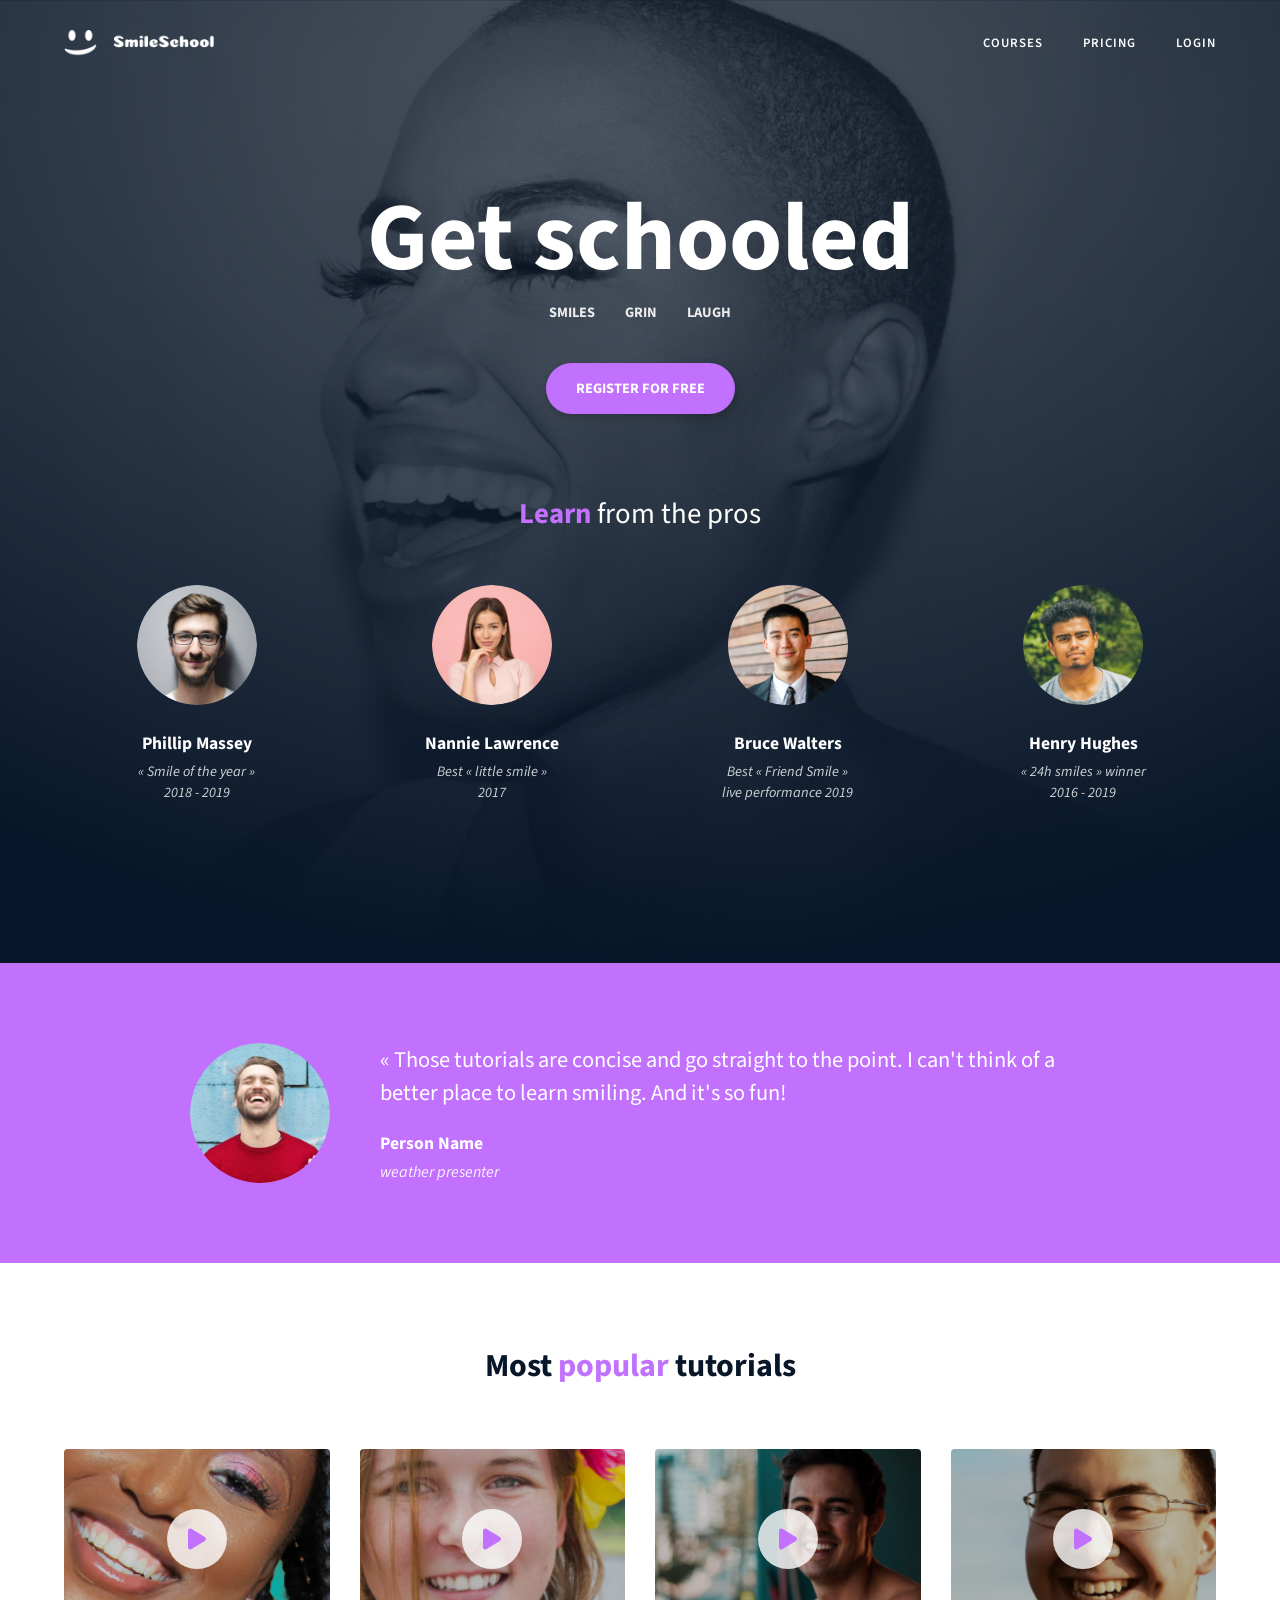
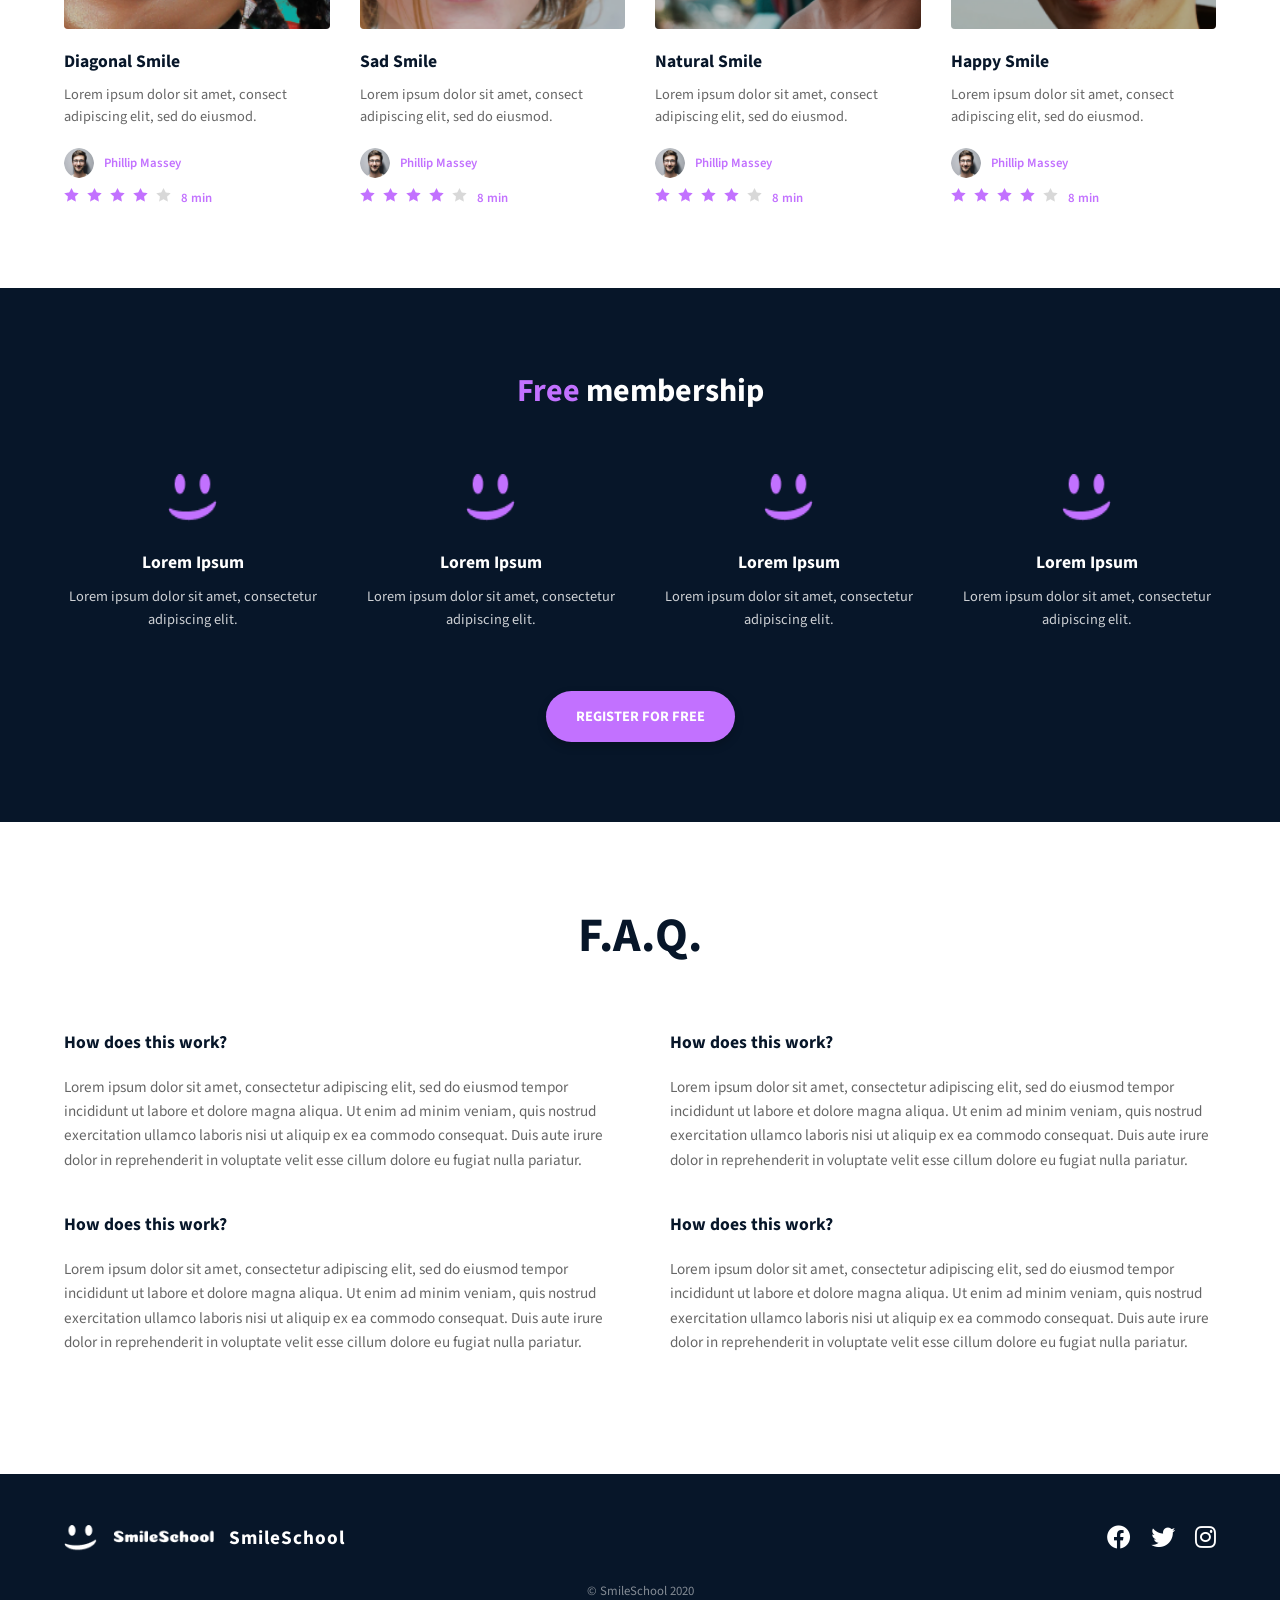
<file: css_advanced/index.html>
<!DOCTYPE html>
<html lang="en">
<head>
    <meta charset="UTF-8">
    <meta name="viewport" content="width=device-width, initial-scale=1.0">
    <title>SmileSchool</title>
    <link rel="shortcut icon" href="./image/smile.png" type="image/x-icon">
    <link href="https://cdnjs.cloudflare.com/ajax/libs/font-awesome/6.0.0/css/all.min.css" rel="stylesheet">
    <link href="https://fonts.googleapis.com/css2?family=Source+Sans+Pro:wght@300;400;600;700&display=swap" rel="stylesheet">
    <link rel="stylesheet" href="styles.css">
</head>
<body>

    <header>
        <div class="container">
            <nav>
                <div class="logo-area">
                    <img src="./image/logo.png" alt="SmileSchool" class="logo-img">
                </div>
                <div class="nav-links">
                        <a href="#">COURSES</a>
                        <a href="#">PRICING</a>
                        <a href="#">LOGIN</a>
                </div>
            </nav>

            <div class="hero-content">
                <h1 class="hero-title">Get schooled</h1>
                <div class="hero-subtitle">
                        <span>SMILES</span>
                        <span>GRIN</span>
                        <span>LAUGH</span>
                </div>
                <button class="btn">REGISTER FOR FREE</button>

                <div class="pros-title">
                    <span>Learn</span> from the pros
                </div>

                <div class="pros-grid">
                    <div class="pro-card">
                        <img src="./image/1.png" alt="Pro">
                        <div class="pro-name">Phillip Massey</div>
                        <div class="pro-role">« Smile of the year »<br>2018 - 2019</div>
                    </div>
                    <div class="pro-card">
                        <img src="./image/3.png" alt="Pro">
                        <div class="pro-name">Nannie Lawrence</div>
                        <div class="pro-role">Best « little smile »<br>2017</div>
                    </div>
                    <div class="pro-card">
                        <img src="./image/2.png" alt="Pro">
                        <div class="pro-name">Bruce Walters</div>
                        <div class="pro-role">Best « Friend Smile »<br>live performance 2019</div>
                    </div>
                    <div class="pro-card">
                        <img src="./image/4.png" alt="Pro">
                        <div class="pro-name">Henry Hughes</div>
                        <div class="pro-role">« 24h smiles » winner<br>2016 - 2019</div>
                    </div>
                </div>
            </div>
        </div>
    </header>

    <main>
        <section class="quote-section">
            <div class="container">
                <div class="quote-container">
                    <img src="./image/5.png" alt="Avatar" class="quote-img">
                    <div class="quote-content">
                        <p class="quote-text">« Those tutorials are concise and go straight to the point. I can't think of a better place to learn smiling. And it's so fun!</p>
                        <div class="quote-author">Person Name</div>
                        <div class="quote-role">weather presenter</div>
                    </div>
                </div>
            </div>
        </section>

        <section class="videos-section">
            <div class="container">
                <h2 class="section-title">Most <span>popular</span> tutorials</h2>
                
                <div class="videos-grid">
                    <div class="video-card">
                        <div class="thumbnail-wrapper">
                            <img src="./image/9.png" alt="Video" class="thumbnail-img">
                            <div class="play-overlay">
                                <div class="play-icon">
                                    <i class="fas fa-play"></i>
                                </div>
                            </div>
                        </div>
                        <h3 class="video-title">Diagonal Smile</h3>
                        <p class="video-desc">Lorem ipsum dolor sit amet, consect adipiscing elit, sed do eiusmod.</p>
                        <div class="video-meta">
                            <div class="author-info">
                                <img src="./image/1.png" alt="Author" class="author-avatar">
                                <span class="author-name">Phillip Massey</span>
                            </div>
                            <div class="rating">
                                <div class="stars">
                                        <img src="./image/rating.png" alt="">
                                </div>
                                <span class="duration">8 min</span>
                            </div>
                        </div>
                    </div>

                    <div class="video-card">
                        <div class="thumbnail-wrapper">
                            <img src="./image/7.png" alt="Video" class="thumbnail-img">
                            <div class="play-overlay">
                                <div class="play-icon">
                                    <i class="fas fa-play"></i>
                                </div>
                            </div>
                        </div>
                        <h3 class="video-title">Sad Smile</h3>
                        <p class="video-desc">Lorem ipsum dolor sit amet, consect adipiscing elit, sed do eiusmod.</p>
                        <div class="video-meta">
                            <div class="author-info">
                                <img src="./image/1.png" alt="Author" class="author-avatar">
                                <span class="author-name">Phillip Massey</span>
                            </div>
                            <div class="rating">
                                <div class="stars">
                                        <img src="./image/rating.png" alt="">
                                </div>
                                <span class="duration">8 min</span>
                            </div>
                        </div>
                    </div>

                    <div class="video-card">
                        <div class="thumbnail-wrapper">
                            <img src="./image/8.png" alt="Video" class="thumbnail-img">
                            <div class="play-overlay">
                                <div class="play-icon">
                                    <i class="fas fa-play"></i>
                                </div>
                            </div>
                        </div>
                        <h3 class="video-title">Natural Smile</h3>
                        <p class="video-desc">Lorem ipsum dolor sit amet, consect adipiscing elit, sed do eiusmod.</p>
                        <div class="video-meta">
                            <div class="author-info">
                                <img src="./image/1.png" alt="Author" class="author-avatar">
                                <span class="author-name">Phillip Massey</span>
                            </div>
                            <div class="rating">
                                <div class="stars">
                                        <img src="./image/rating.png" alt="">
                                </div>
                                <span class="duration">8 min</span>
                            </div>
                        </div>
                    </div>

                    <div class="video-card">
                        <div class="thumbnail-wrapper">
                            <img src="./image/6.png" alt="Video" class="thumbnail-img">
                            <div class="play-overlay">
                                <div class="play-icon">
                                    <i class="fas fa-play"></i>
                                </div>
                            </div>
                        </div>
                        <h3 class="video-title">Happy Smile</h3>
                        <p class="video-desc">Lorem ipsum dolor sit amet, consect adipiscing elit, sed do eiusmod.</p>
                        <div class="video-meta">
                            <div class="author-info">
                                <img src="./image/1.png" alt="Author" class="author-avatar">
                                <span class="author-name">Phillip Massey</span>
                            </div>
                            <div class="rating">
                                <div class="stars">
                                        <img src="./image/rating.png" alt="">
                                </div>
                                <span class="duration">8 min</span>
                            </div>
                        </div>
                    </div>
                </div>
            </div>
        </section>

        <section class="membership-section">
            <div class="container">
                <h2 class="section-title" style="color: white;"><span>Free</span> membership</h2>
                
                <div class="membership-grid">
                    <div class="member-item">
                        <img src="./image/smile.png" alt="Smile">
                        <h4 class="member-title">Lorem Ipsum</h4>
                        <p class="member-desc">Lorem ipsum dolor sit amet, consectetur adipiscing elit.</p>
                    </div>
                    <div class="member-item">
                        <img src="./image/smile.png" alt="Smile">
                        <h4 class="member-title">Lorem Ipsum</h4>
                        <p class="member-desc">Lorem ipsum dolor sit amet, consectetur adipiscing elit.</p>
                    </div>
                    <div class="member-item">
                        <img src="./image/smile.png" alt="Smile">
                        <h4 class="member-title">Lorem Ipsum</h4>
                        <p class="member-desc">Lorem ipsum dolor sit amet, consectetur adipiscing elit.</p>
                    </div>
                    <div class="member-item">
                        <img src="./image/smile.png" alt="Smile">
                        <h4 class="member-title">Lorem Ipsum</h4>
                        <p class="member-desc">Lorem ipsum dolor sit amet, consectetur adipiscing elit.</p>
                    </div>
                </div>

                <button class="btn">REGISTER FOR FREE</button>
            </div>
        </section>

        <section class="faq-section">
            <div class="container">
                <h2 class="faq-title">F.A.Q.</h2>

                <div class="faq-grid">
                    <div class="col">
                        <div class="faq-item">
                            <div class="faq-q">How does this work?</div>
                            <div class="faq-a">Lorem ipsum dolor sit amet, consectetur adipiscing elit, sed do eiusmod tempor incididunt ut labore et dolore magna aliqua. Ut enim ad minim veniam, quis nostrud exercitation ullamco laboris nisi ut aliquip ex ea commodo consequat. Duis aute irure dolor in reprehenderit in voluptate velit esse cillum dolore eu fugiat nulla pariatur.</div>
                        </div>
                        <div class="faq-item">
                            <div class="faq-q">How does this work?</div>
                            <div class="faq-a">Lorem ipsum dolor sit amet, consectetur adipiscing elit, sed do eiusmod tempor incididunt ut labore et dolore magna aliqua. Ut enim ad minim veniam, quis nostrud exercitation ullamco laboris nisi ut aliquip ex ea commodo consequat. Duis aute irure dolor in reprehenderit in voluptate velit esse cillum dolore eu fugiat nulla pariatur.</div>
                        </div>
                    </div>
                    <div class="col">
                        <div class="faq-item">
                            <div class="faq-q">How does this work?</div>
                            <div class="faq-a">Lorem ipsum dolor sit amet, consectetur adipiscing elit, sed do eiusmod tempor incididunt ut labore et dolore magna aliqua. Ut enim ad minim veniam, quis nostrud exercitation ullamco laboris nisi ut aliquip ex ea commodo consequat. Duis aute irure dolor in reprehenderit in voluptate velit esse cillum dolore eu fugiat nulla pariatur.</div>
                        </div>
                        <div class="faq-item">
                            <div class="faq-q">How does this work?</div>
                            <div class="faq-a">Lorem ipsum dolor sit amet, consectetur adipiscing elit, sed do eiusmod tempor incididunt ut labore et dolore magna aliqua. Ut enim ad minim veniam, quis nostrud exercitation ullamco laboris nisi ut aliquip ex ea commodo consequat. Duis aute irure dolor in reprehenderit in voluptate velit esse cillum dolore eu fugiat nulla pariatur.</div>
                        </div>
                    </div>
                </div>
            </div>
        </section>
    </main>

    <footer>
        <div class="container">
            <div class="footer-content">
                <div class="logo-area">
                    <img src="./image/logo.png" alt="SmileSchool" class="logo-img">
                    <span class="logo-text">SmileSchool</span>
                </div>
                <div class="social-icons">
                    <a href="#"><i class="fab fa-facebook"></i></a>
                    <a href="#"><i class="fab fa-twitter"></i></a>
                    <a href="#"><i class="fab fa-instagram"></i></a>
                </div>
            </div>
            <div class="copyright">&copy; SmileSchool 2020</div>
        </div>
    </footer>

</body>
</html>
</file>
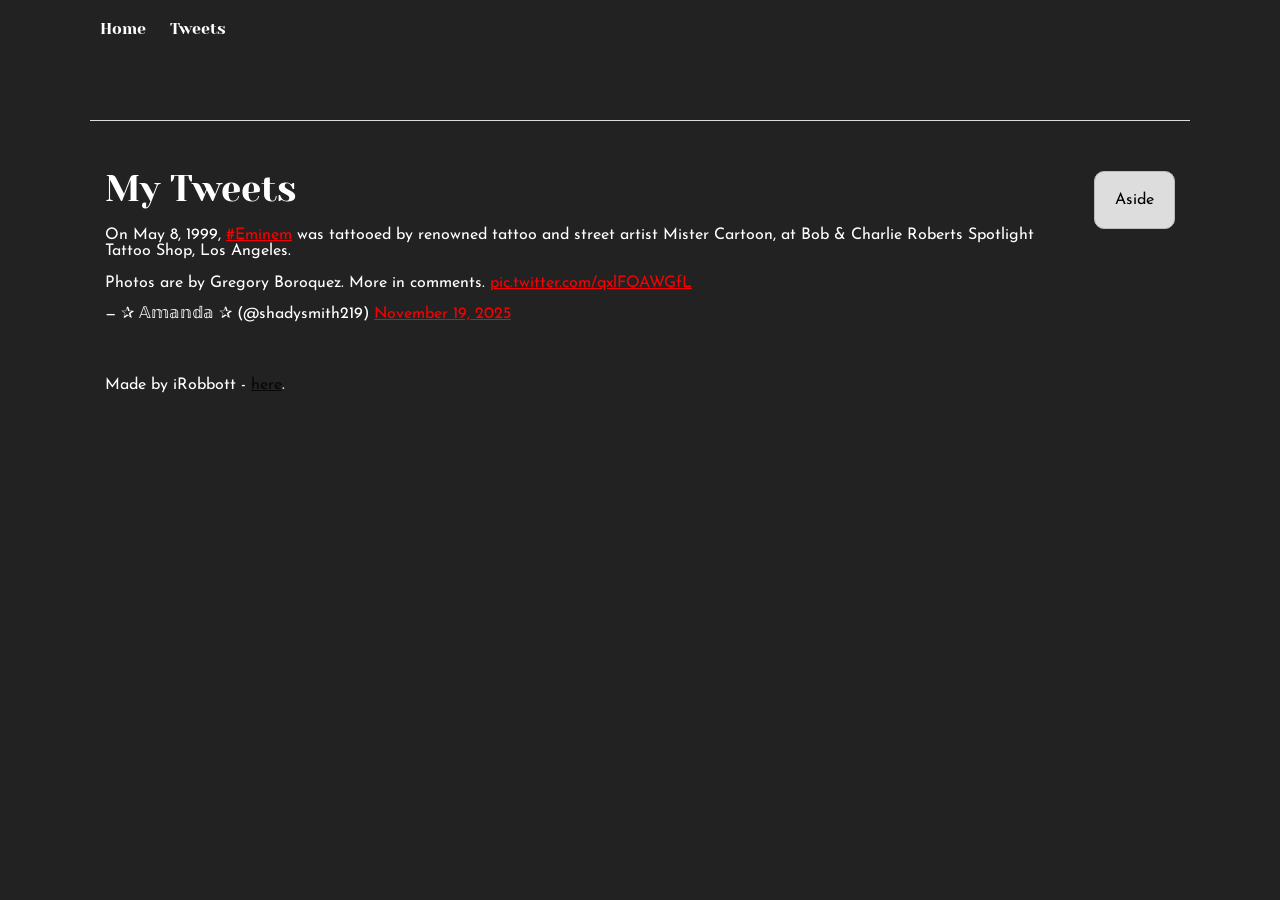
<file: css_basic/tweets.html>
<!DOCTYPE html>
<html lang="en">
<head>
  <meta charset="UTF-8">
  <meta name="viewport" content="width=device-width, initial-scale=1.0">
  <title>Tweets - My Cool Website</title>
  <link href="base.css" rel="stylesheet">
  <link href="styles.css" rel="stylesheet">
</head>
<body>
  <header>
    <ul>
      <li><a href="index.html">Home</a></li>
      <li><a href="tweets.html">Tweets</a></li>
    </ul>
  </header>
  <main>
    <article>
      <h1>My Tweets</h1>
      <blockquote class="twitter-tweet"><p lang="en" dir="ltr">On May 8, 1999, <a href="https://twitter.com/hashtag/Eminem?src=hash&amp;ref_src=twsrc%5Etfw">#Eminem</a> was tattooed by renowned tattoo and street artist Mister Cartoon, at Bob &amp; Charlie Roberts Spotlight Tattoo Shop, Los Angeles. <br><br>Photos are by Gregory Boroquez. More in comments. <a href="https://t.co/qxlFOAWGfL">pic.twitter.com/qxlFOAWGfL</a></p>&mdash; ✰ 𝔸𝕞𝕒𝕟𝕕𝕒 ✰ (@shadysmith219) <a href="https://twitter.com/shadysmith219/status/1991293407315038651?ref_src=twsrc%5Etfw">November 19, 2025</a></blockquote> <script async src="https://platform.twitter.com/widgets.js" charset="utf-8"></script>
    </article>
    <aside>
      <p>Aside</p>
    </aside>
  </main>
  <footer><p>Made by iRobbott - <a href="https://irobbott.github.io" target="_blank">here</a>.</p></footer>
</body>
</html>
</file>
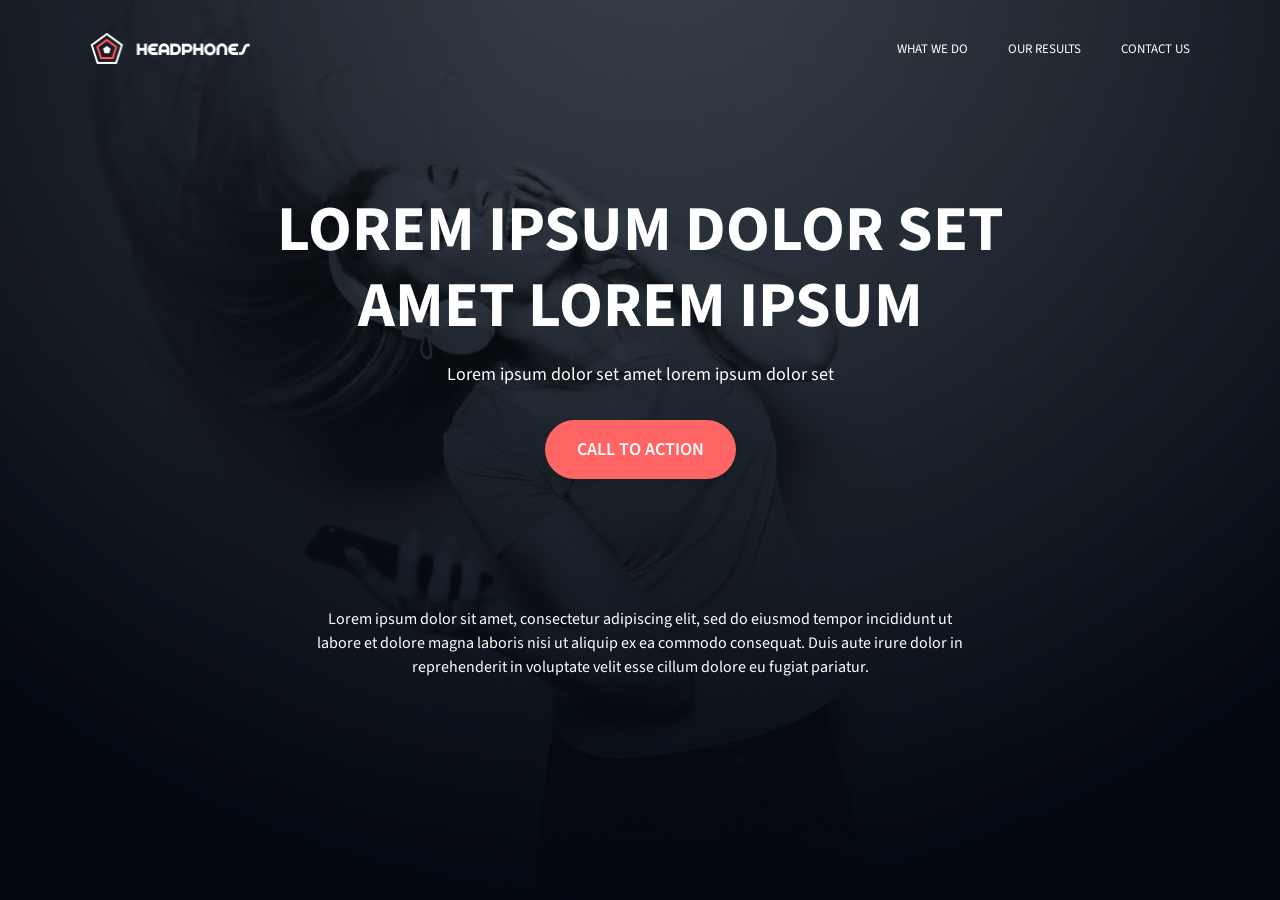
<file: headphones/0-index.html>
<!DOCTYPE html>
<html lang="en">
<head>
    <meta charset="UTF-8">
    <meta name="viewport" content="width=device-width, initial-scale=1.0">
    <title>Headphones</title>
    <link rel="icon" type="image/png" href="images/favicon.png">
    <link rel="stylesheet" href="0-styles.css">
</head>
<body>

        <header class="hero-section">
                <div class="container">
                        <nav class="header-nav">
                                <input type="checkbox" id="menu-btn" class="menu-btn">
                                <label for="menu-btn" class="menu-icon">
                                <span class="navicon"></span>
                                </label>
                                
                                <div class="header-logo">
                                <img src="images/logo_headphones.png" alt="Headphones Logo" width="160">
                                </div>
                                
                                <ul class="nav-menu">
                                <li><a href="#what-we-do">what we do</a></li>
                                <li><a href="#our-results">our results</a></li>
                                <li><a href="#contact-us">contact us</a></li>
                                </ul>
                        </nav>

                        <div class="hero-content">
                                <h1>Lorem ipsum dolor set amet lorem ipsum</h1>
                                <p>Lorem ipsum dolor set amet lorem ipsum dolor set</p>
                                <a href="#" class="btn btn-primary">CALL TO ACTION</a>
                        </div>
                        
                        <div class="hero-bottom-text">
                                <p>Lorem ipsum dolor sit amet, consectetur adipiscing elit, sed do eiusmod tempor incididunt ut labore et dolore magna laboris nisi ut aliquip ex ea commodo consequat. Duis aute irure dolor in reprehenderit in voluptate velit esse cillum dolore eu fugiat pariatur.</p>
                        </div>
                </div>
        </header>

        <main>
        </main>

        <footer>
        </footer>

</body>
</html>
</file>
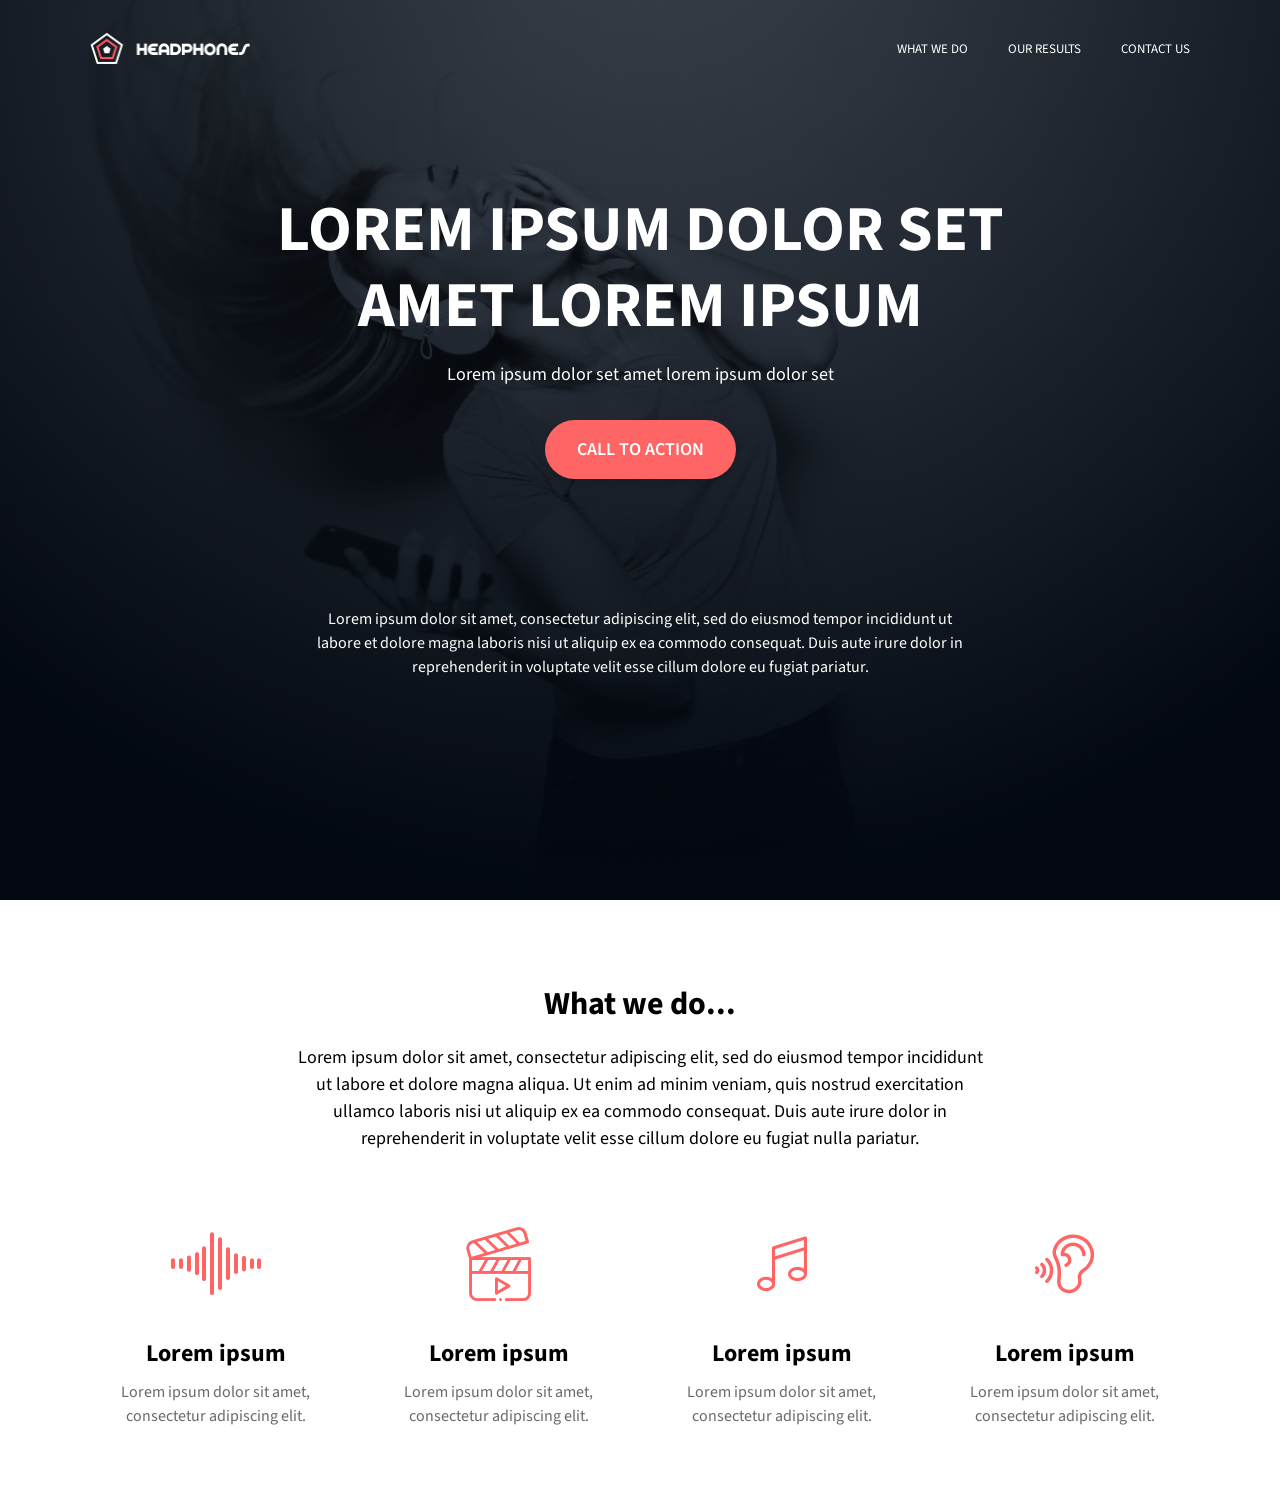
<file: headphones/1-index.html>
<!DOCTYPE html>
<html lang="en">
<head>
    <meta charset="UTF-8">
    <meta name="viewport" content="width=device-width, initial-scale=1.0">
    <title>Headphones</title>
    <link rel="icon" type="image/png" href="images/favicon.png">
    <link rel="stylesheet" href="1-styles.css">
    <link rel="stylesheet" href="./icons/style.css">
</head>
<body>

        <header class="hero-section">
                <div class="container">
                        <nav class="header-nav">
                                <input type="checkbox" id="menu-btn" class="menu-btn">
                                <label for="menu-btn" class="menu-icon">
                                <span class="navicon"></span>
                                </label>
                                
                                <div class="header-logo">
                                <img src="images/logo_headphones.png" alt="Headphones Logo" width="160">
                                </div>
                                
                                <ul class="nav-menu">
                                <li><a href="#what-we-do">what we do</a></li>
                                <li><a href="#our-results">our results</a></li>
                                <li><a href="#contact-us">contact us</a></li>
                                </ul>
                        </nav>

                        <div class="hero-content">
                                <h1>Lorem ipsum dolor set amet lorem ipsum</h1>
                                <p>Lorem ipsum dolor set amet lorem ipsum dolor set</p>
                                <a href="#" class="btn btn-primary">CALL TO ACTION</a>
                        </div>
                        
                        <div class="hero-bottom-text">
                                <p>Lorem ipsum dolor sit amet, consectetur adipiscing elit, sed do eiusmod tempor incididunt ut labore et dolore magna laboris nisi ut aliquip ex ea commodo consequat. Duis aute irure dolor in reprehenderit in voluptate velit esse cillum dolore eu fugiat pariatur.</p>
                        </div>
                </div>
        </header>

        <main>
                <section id="what-we-do" class="section-what-we-do">
                        <div class="container">
                                <header class="section-header">
                                <h2>What we do...</h2>
                                <p>Lorem ipsum dolor sit amet, consectetur adipiscing elit, sed do eiusmod tempor incididunt ut labore et dolore magna aliqua. Ut enim ad minim veniam, quis nostrud exercitation ullamco laboris nisi ut aliquip ex ea commodo consequat. Duis aute irure dolor in reprehenderit in voluptate velit esse cillum dolore eu fugiat nulla pariatur.</p>
                                </header>
                                <div class="row">
                                <div class="col-4 feature-item">
                                        <i class="holberton_school-icon-ic_sound"></i>
                                        <h3>Lorem ipsum</h3>
                                        <p>Lorem ipsum dolor sit amet, consectetur adipiscing elit.</p>
                                </div>
                                <div class="col-4 feature-item">
                                        <i class="holberton_school-icon-ic_video"></i>
                                        <h3>Lorem ipsum</h3>
                                        <p>Lorem ipsum dolor sit amet, consectetur adipiscing elit.</p>
                                </div>
                                <div class="col-4 feature-item">
                                        <i class="holberton_school-icon-ic_music"></i>
                                        <h3>Lorem ipsum</h3>
                                        <p>Lorem ipsum dolor sit amet, consectetur adipiscing elit.</p>
                                </div>
                                <div class="col-4 feature-item">
                                        <i class="holberton_school-icon-ic_hearing"></i>
                                        <h3>Lorem ipsum</h3>
                                        <p>Lorem ipsum dolor sit amet, consectetur adipiscing elit.</p>
                                </div>
                                </div>
                        </div>
                </section>
        </main>

        <footer>
        </footer>

</body>
</html>
</file>
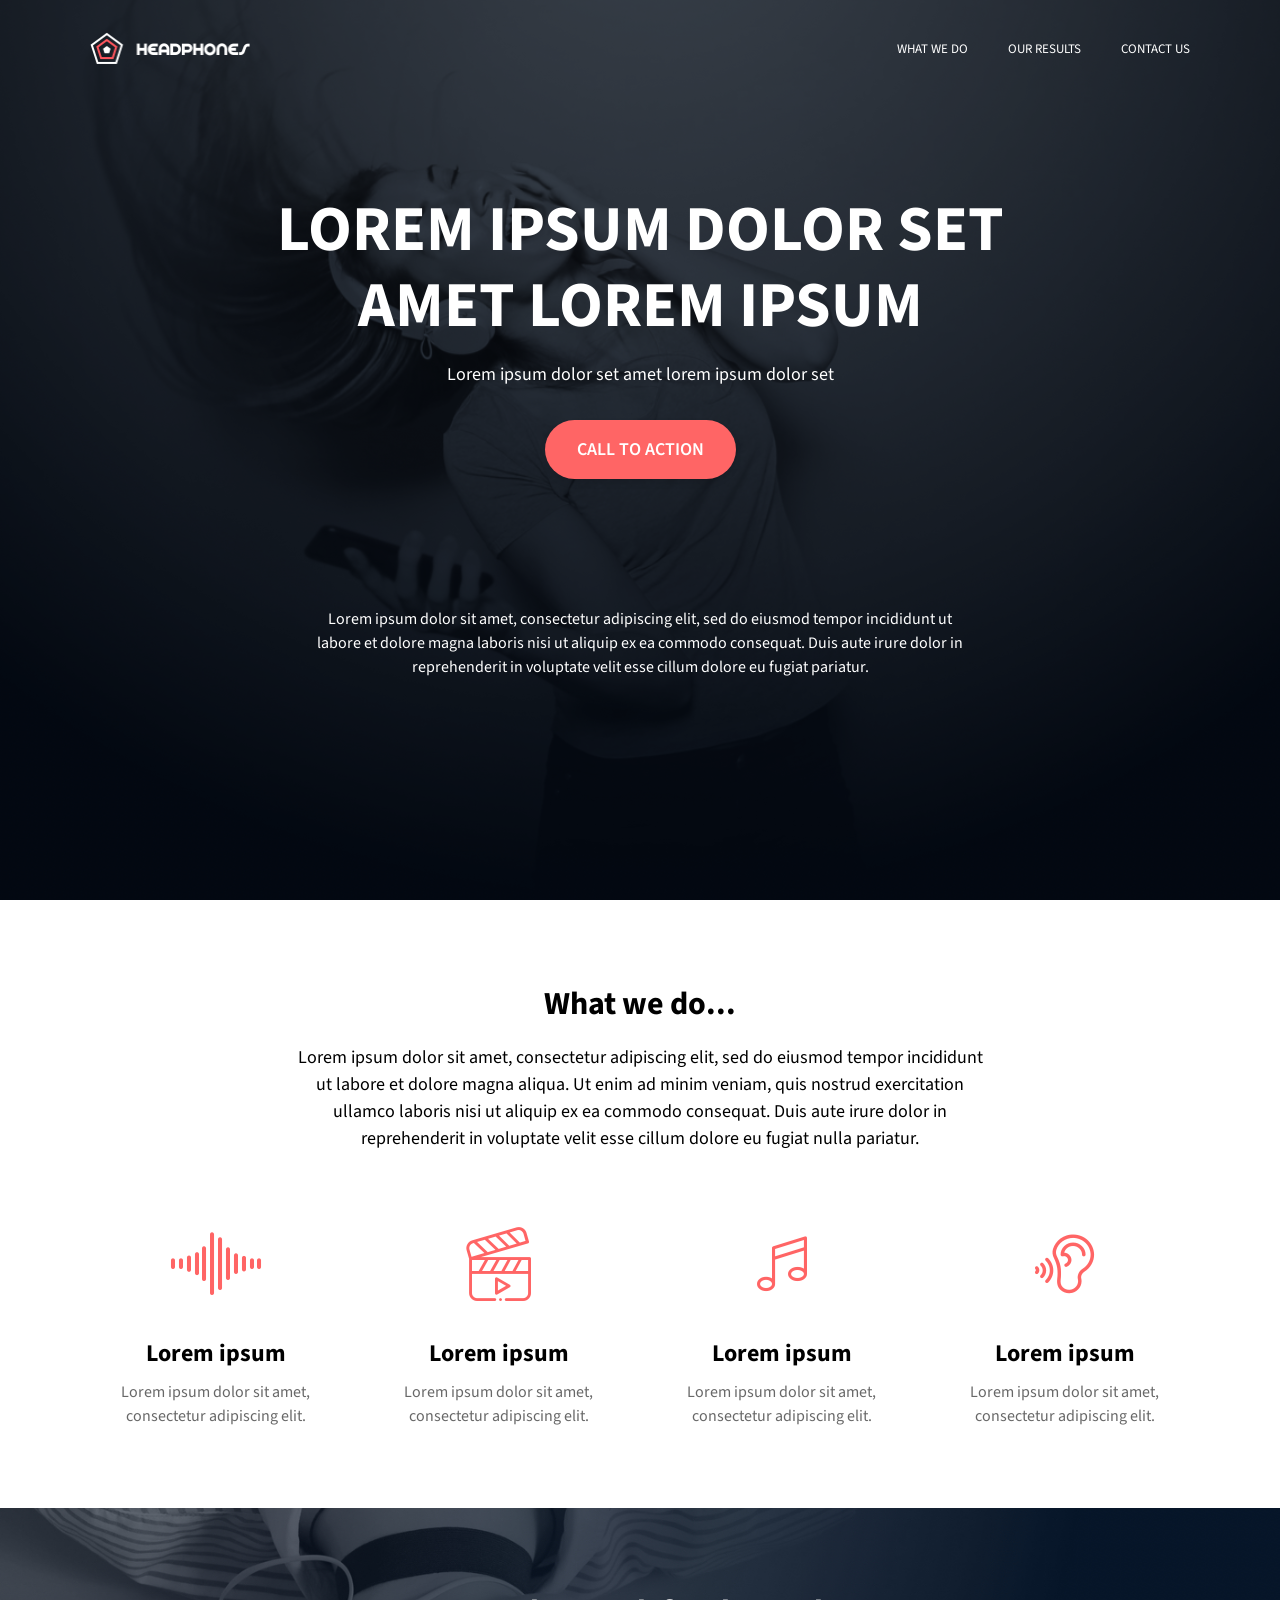
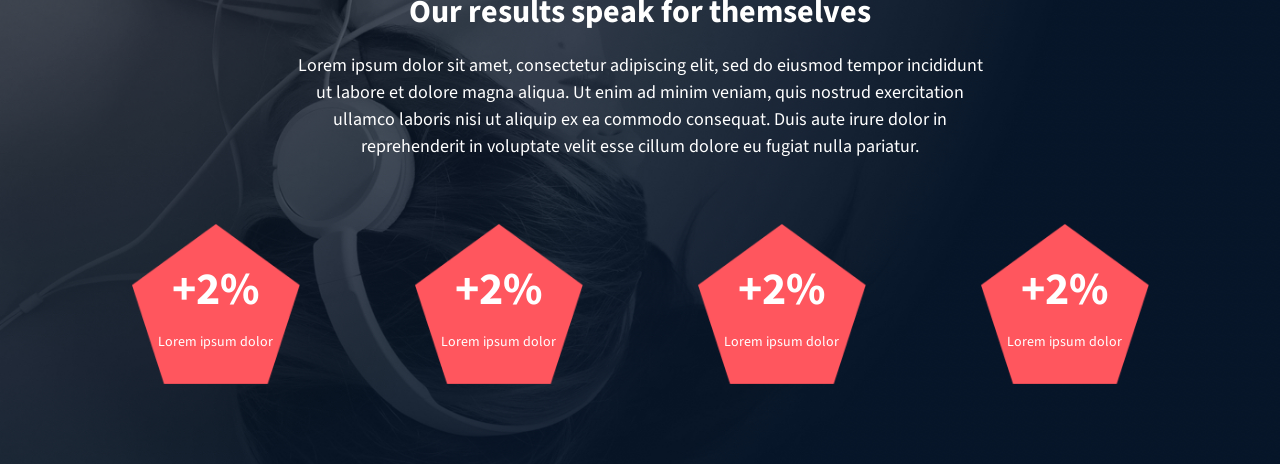
<file: headphones/2-index.html>
<!DOCTYPE html>
<html lang="en">
<head>
    <meta charset="UTF-8">
    <meta name="viewport" content="width=device-width, initial-scale=1.0">
    <title>Headphones</title>
    <link rel="icon" type="image/png" href="images/favicon.png">
    <link rel="stylesheet" href="2-styles.css">
    <link rel="stylesheet" href="./icons/style.css">
</head>
<body>

        <header class="hero-section">
                <div class="container">
                        <nav class="header-nav">
                                <input type="checkbox" id="menu-btn" class="menu-btn">
                                <label for="menu-btn" class="menu-icon">
                                <span class="navicon"></span>
                                </label>
                                
                                <div class="header-logo">
                                <img src="images/logo_headphones.png" alt="Headphones Logo" width="160">
                                </div>
                                
                                <ul class="nav-menu">
                                <li><a href="#what-we-do">what we do</a></li>
                                <li><a href="#our-results">our results</a></li>
                                <li><a href="#contact-us">contact us</a></li>
                                </ul>
                        </nav>

                        <div class="hero-content">
                                <h1>Lorem ipsum dolor set amet lorem ipsum</h1>
                                <p>Lorem ipsum dolor set amet lorem ipsum dolor set</p>
                                <a href="#" class="btn btn-primary">CALL TO ACTION</a>
                        </div>
                        
                        <div class="hero-bottom-text">
                                <p>Lorem ipsum dolor sit amet, consectetur adipiscing elit, sed do eiusmod tempor incididunt ut labore et dolore magna laboris nisi ut aliquip ex ea commodo consequat. Duis aute irure dolor in reprehenderit in voluptate velit esse cillum dolore eu fugiat pariatur.</p>
                        </div>
                </div>
        </header>

        <main>
                <section id="what-we-do" class="section-what-we-do">
                        <div class="container">
                                <header class="section-header">
                                <h2>What we do...</h2>
                                <p>Lorem ipsum dolor sit amet, consectetur adipiscing elit, sed do eiusmod tempor incididunt ut labore et dolore magna aliqua. Ut enim ad minim veniam, quis nostrud exercitation ullamco laboris nisi ut aliquip ex ea commodo consequat. Duis aute irure dolor in reprehenderit in voluptate velit esse cillum dolore eu fugiat nulla pariatur.</p>
                                </header>
                                <div class="row">
                                <div class="col-4 feature-item">
                                        <i class="holberton_school-icon-ic_sound"></i>
                                        <h3>Lorem ipsum</h3>
                                        <p>Lorem ipsum dolor sit amet, consectetur adipiscing elit.</p>
                                </div>
                                <div class="col-4 feature-item">
                                        <i class="holberton_school-icon-ic_video"></i>
                                        <h3>Lorem ipsum</h3>
                                        <p>Lorem ipsum dolor sit amet, consectetur adipiscing elit.</p>
                                </div>
                                <div class="col-4 feature-item">
                                        <i class="holberton_school-icon-ic_music"></i>
                                        <h3>Lorem ipsum</h3>
                                        <p>Lorem ipsum dolor sit amet, consectetur adipiscing elit.</p>
                                </div>
                                <div class="col-4 feature-item">
                                        <i class="holberton_school-icon-ic_hearing"></i>
                                        <h3>Lorem ipsum</h3>
                                        <p>Lorem ipsum dolor sit amet, consectetur adipiscing elit.</p>
                                </div>
                                </div>
                        </div>
                </section>

                <section id="our-results" class="section-our-results">
                        <div class="container">
                                <header class="section-header">
                                <h2>Our results speak for themselves</h2>
                                <p>Lorem ipsum dolor sit amet, consectetur adipiscing elit, sed do eiusmod tempor incididunt ut labore et dolore magna aliqua. Ut enim ad minim veniam, quis nostrud exercitation ullamco laboris nisi ut aliquip ex ea commodo consequat. Duis aute irure dolor in reprehenderit in voluptate velit esse cillum dolore eu fugiat nulla pariatur.</p>
                                </header>
                                <div class="row">
                                <div class="col-4 result-item">
                                        <div class="pentagon">
                                        <h3>+2%</h3>
                                        <p>Lorem ipsum dolor</p>
                                        </div>
                                </div>
                                <div class="col-4 result-item">
                                        <div class="pentagon">
                                        <h3>+2%</h3>
                                        <p>Lorem ipsum dolor</p>
                                        </div>
                                </div>
                                <div class="col-4 result-item">
                                        <div class="pentagon">
                                        <h3>+2%</h3>
                                        <p>Lorem ipsum dolor</p>
                                        </div>
                                </div>
                                <div class="col-4 result-item">
                                        <div class="pentagon">
                                        <h3>+2%</h3>
                                        <p>Lorem ipsum dolor</p>
                                        </div>
                                </div>
                                </div>
                        </div>
                </section>
        </main>

        <footer>
        </footer>

</body>
</html>
</file>
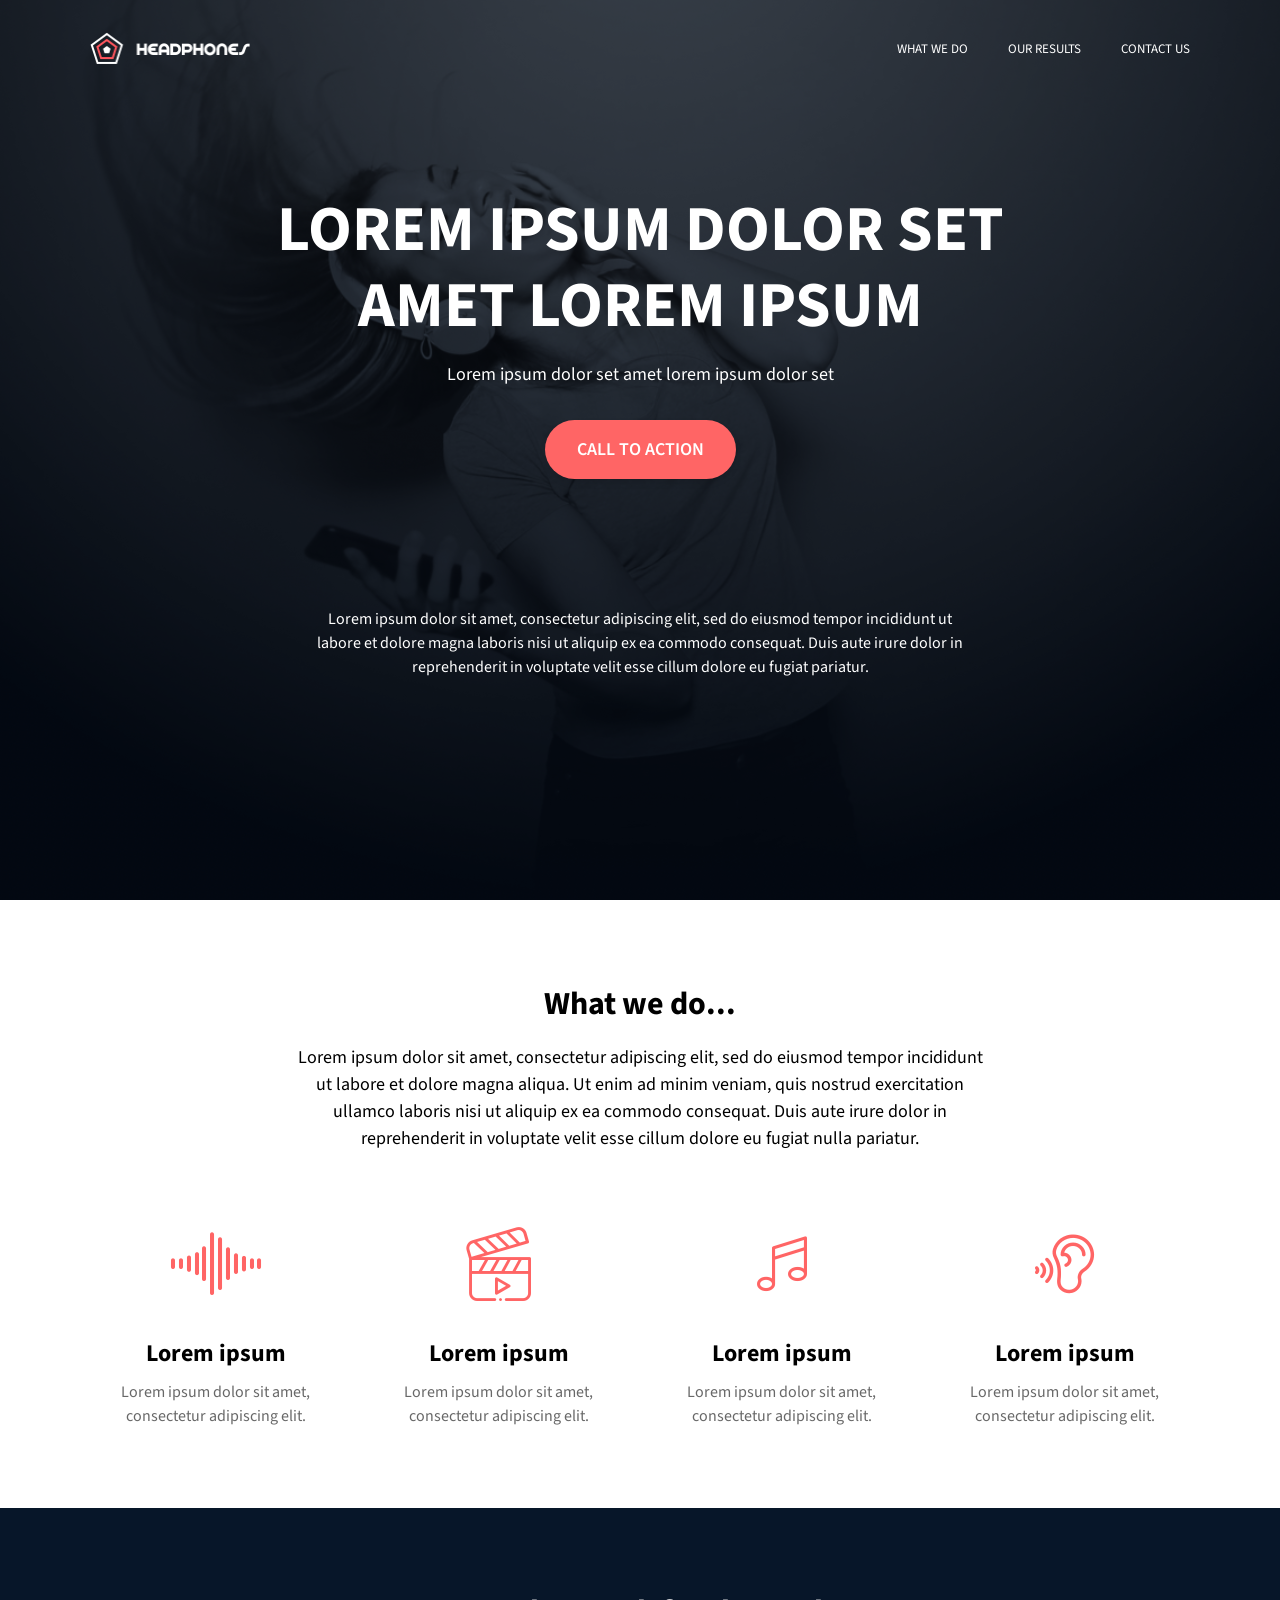
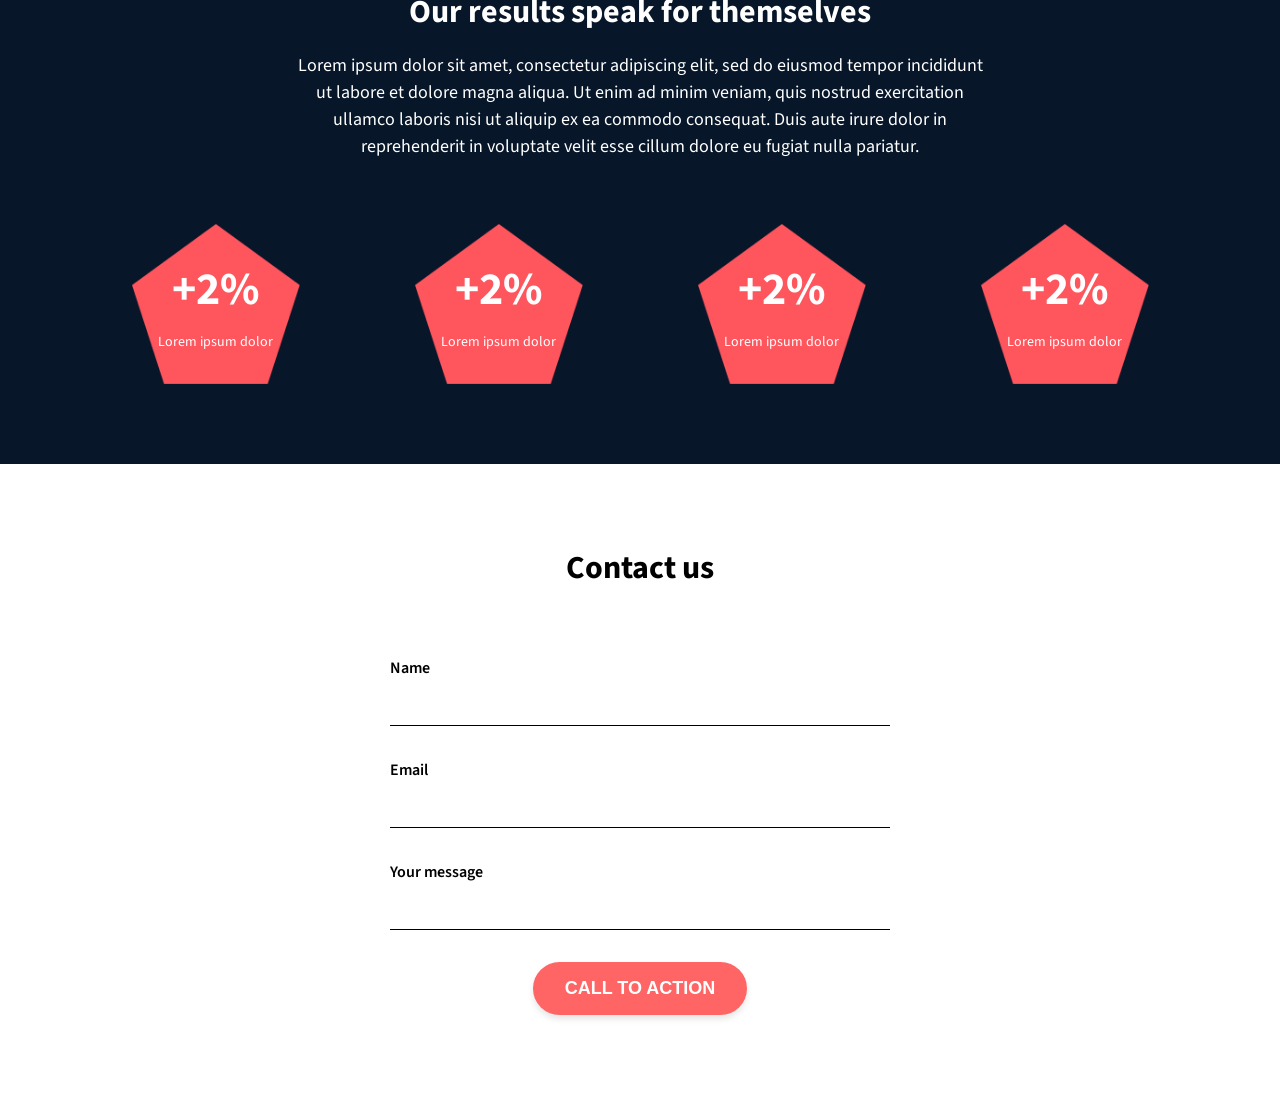
<file: headphones/3-index.html>
<!DOCTYPE html>
<html lang="en">
<head>
    <meta charset="UTF-8">
    <meta name="viewport" content="width=device-width, initial-scale=1.0">
    <title>Headphones</title>
    <link rel="icon" type="image/png" href="images/favicon.png">
    <link rel="stylesheet" href="3-styles.css">
    <link rel="stylesheet" href="./icons/style.css">
</head>
<body>

        <header class="hero-section">
                <div class="container">
                        <nav class="header-nav">
                                <input type="checkbox" id="menu-btn" class="menu-btn">
                                <label for="menu-btn" class="menu-icon">
                                <span class="navicon"></span>
                                </label>
                                
                                <div class="header-logo">
                                <img src="images/logo_headphones.png" alt="Headphones Logo" width="160">
                                </div>
                                
                                <ul class="nav-menu">
                                <li><a href="#what-we-do">what we do</a></li>
                                <li><a href="#our-results">our results</a></li>
                                <li><a href="#contact-us">contact us</a></li>
                                </ul>
                        </nav>

                        <div class="hero-content">
                                <h1>Lorem ipsum dolor set amet lorem ipsum</h1>
                                <p>Lorem ipsum dolor set amet lorem ipsum dolor set</p>
                                <a href="#" class="btn btn-primary">CALL TO ACTION</a>
                        </div>
                        
                        <div class="hero-bottom-text">
                                <p>Lorem ipsum dolor sit amet, consectetur adipiscing elit, sed do eiusmod tempor incididunt ut labore et dolore magna laboris nisi ut aliquip ex ea commodo consequat. Duis aute irure dolor in reprehenderit in voluptate velit esse cillum dolore eu fugiat pariatur.</p>
                        </div>
                </div>
        </header>

        <main>
                <section id="what-we-do" class="section-what-we-do">
                        <div class="container">
                                <header class="section-header">
                                <h2>What we do...</h2>
                                <p>Lorem ipsum dolor sit amet, consectetur adipiscing elit, sed do eiusmod tempor incididunt ut labore et dolore magna aliqua. Ut enim ad minim veniam, quis nostrud exercitation ullamco laboris nisi ut aliquip ex ea commodo consequat. Duis aute irure dolor in reprehenderit in voluptate velit esse cillum dolore eu fugiat nulla pariatur.</p>
                                </header>
                                <div class="row">
                                <div class="col-4 feature-item">
                                        <i class="holberton_school-icon-ic_sound"></i>
                                        <h3>Lorem ipsum</h3>
                                        <p>Lorem ipsum dolor sit amet, consectetur adipiscing elit.</p>
                                </div>
                                <div class="col-4 feature-item">
                                        <i class="holberton_school-icon-ic_video"></i>
                                        <h3>Lorem ipsum</h3>
                                        <p>Lorem ipsum dolor sit amet, consectetur adipiscing elit.</p>
                                </div>
                                <div class="col-4 feature-item">
                                        <i class="holberton_school-icon-ic_music"></i>
                                        <h3>Lorem ipsum</h3>
                                        <p>Lorem ipsum dolor sit amet, consectetur adipiscing elit.</p>
                                </div>
                                <div class="col-4 feature-item">
                                        <i class="holberton_school-icon-ic_hearing"></i>
                                        <h3>Lorem ipsum</h3>
                                        <p>Lorem ipsum dolor sit amet, consectetur adipiscing elit.</p>
                                </div>
                                </div>
                        </div>
                </section>

                <section id="our-results" class="section-our-results">
                        <div class="container">
                                <header class="section-header">
                                <h2>Our results speak for themselves</h2>
                                <p>Lorem ipsum dolor sit amet, consectetur adipiscing elit, sed do eiusmod tempor incididunt ut labore et dolore magna aliqua. Ut enim ad minim veniam, quis nostrud exercitation ullamco laboris nisi ut aliquip ex ea commodo consequat. Duis aute irure dolor in reprehenderit in voluptate velit esse cillum dolore eu fugiat nulla pariatur.</p>
                                </header>
                                <div class="row">
                                <div class="col-4 result-item">
                                        <div class="pentagon">
                                        <h3>+2%</h3>
                                        <p>Lorem ipsum dolor</p>
                                        </div>
                                </div>
                                <div class="col-4 result-item">
                                        <div class="pentagon">
                                        <h3>+2%</h3>
                                        <p>Lorem ipsum dolor</p>
                                        </div>
                                </div>
                                <div class="col-4 result-item">
                                        <div class="pentagon">
                                        <h3>+2%</h3>
                                        <p>Lorem ipsum dolor</p>
                                        </div>
                                </div>
                                <div class="col-4 result-item">
                                        <div class="pentagon">
                                        <h3>+2%</h3>
                                        <p>Lorem ipsum dolor</p>
                                        </div>
                                </div>
                                </div>
                        </div>
                </section>

                <section id="contact-us" class="section-contact-us">
                        <div class="container">
                                <header class="section-header">
                                <h2>Contact us</h2>
                                </header>
                                <form action="#" method="post" class="contact-form">
                                <div class="form-group">
                                        <label for="name">Name</label>
                                        <input type="text" id="name" name="name" required>
                                </div>

                                <div class="form-group">
                                        <label for="email">Email</label>
                                        <input type="email" id="email" name="email" required>
                                </div>

                                <div class="form-group">
                                        <label for="message">Your message</label>
                                        <input type="text" id="message" name="message" required>
                                </div>
                                
                                <button type="submit" class="btn btn-primary">CALL TO ACTION</button>
                                </form>
                        </div>
                </section>
        </main>

        <footer>
        </footer>

</body>
</html>
</file>
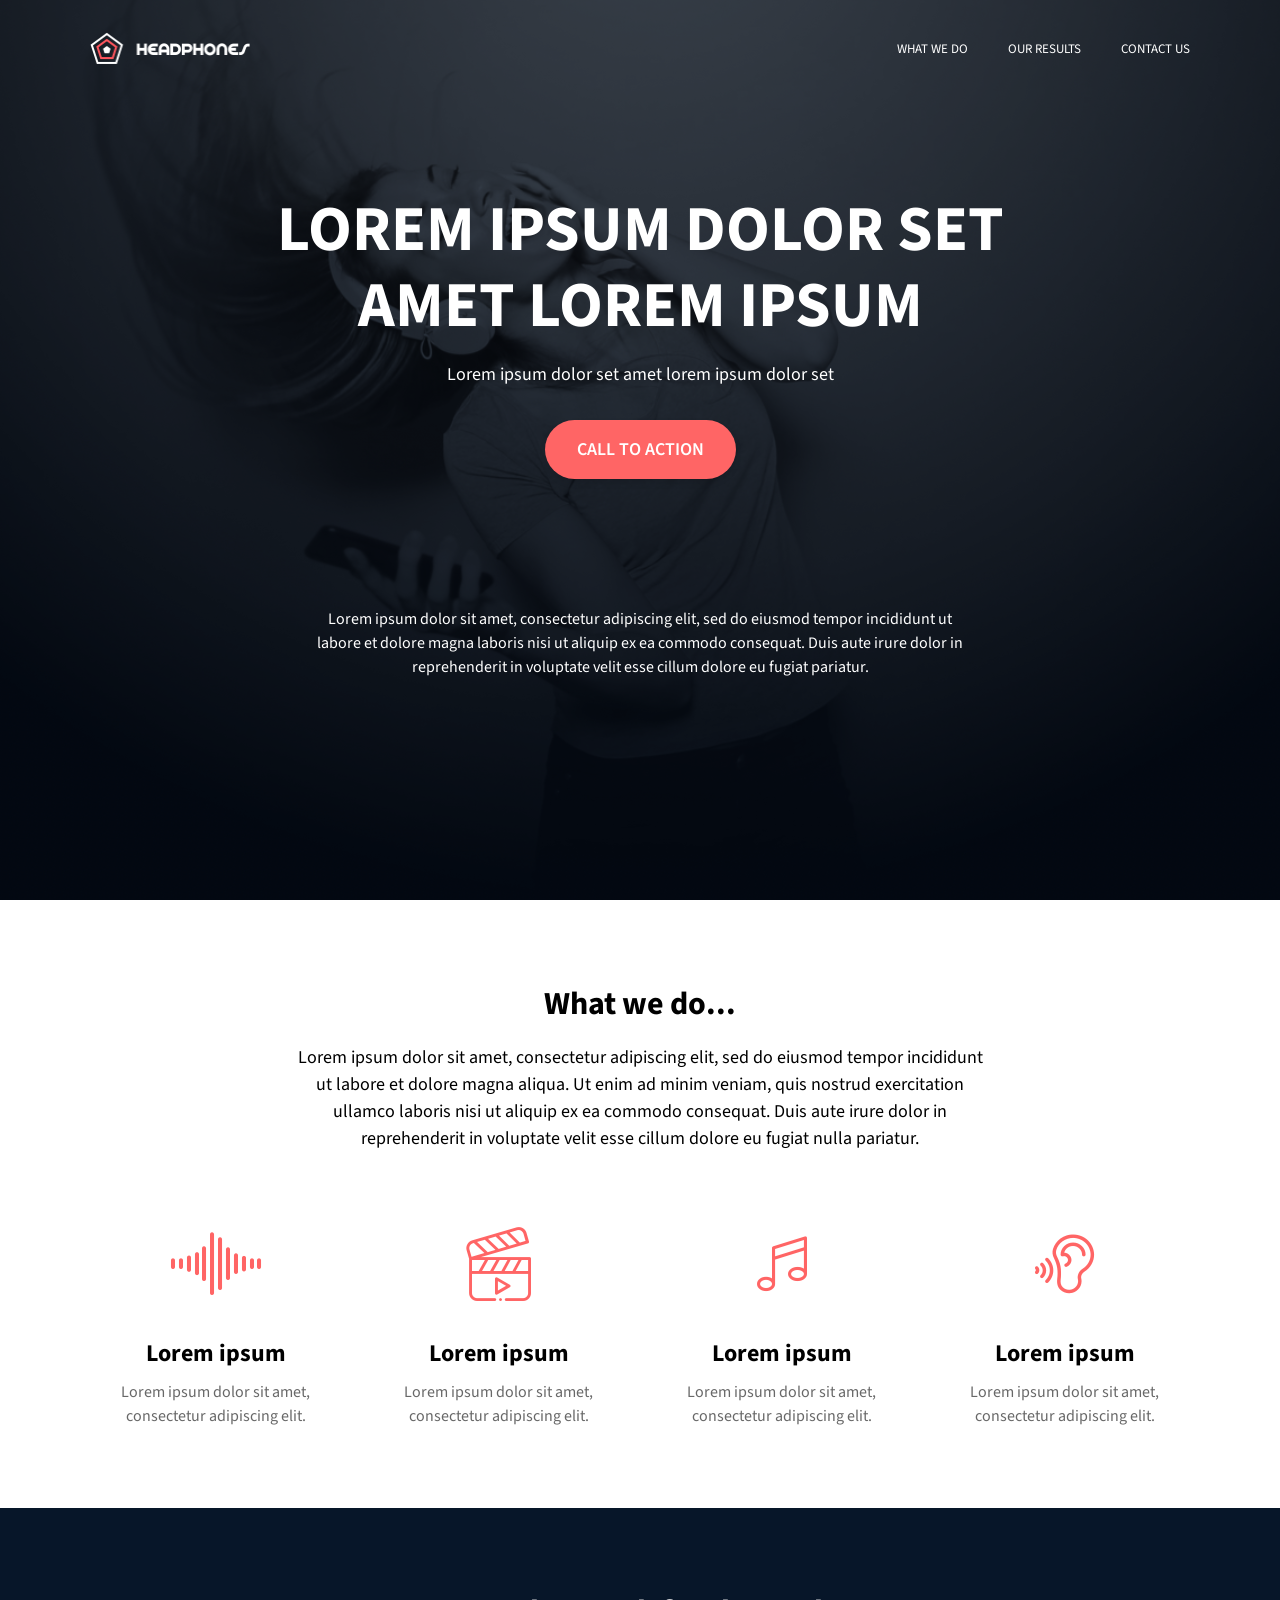
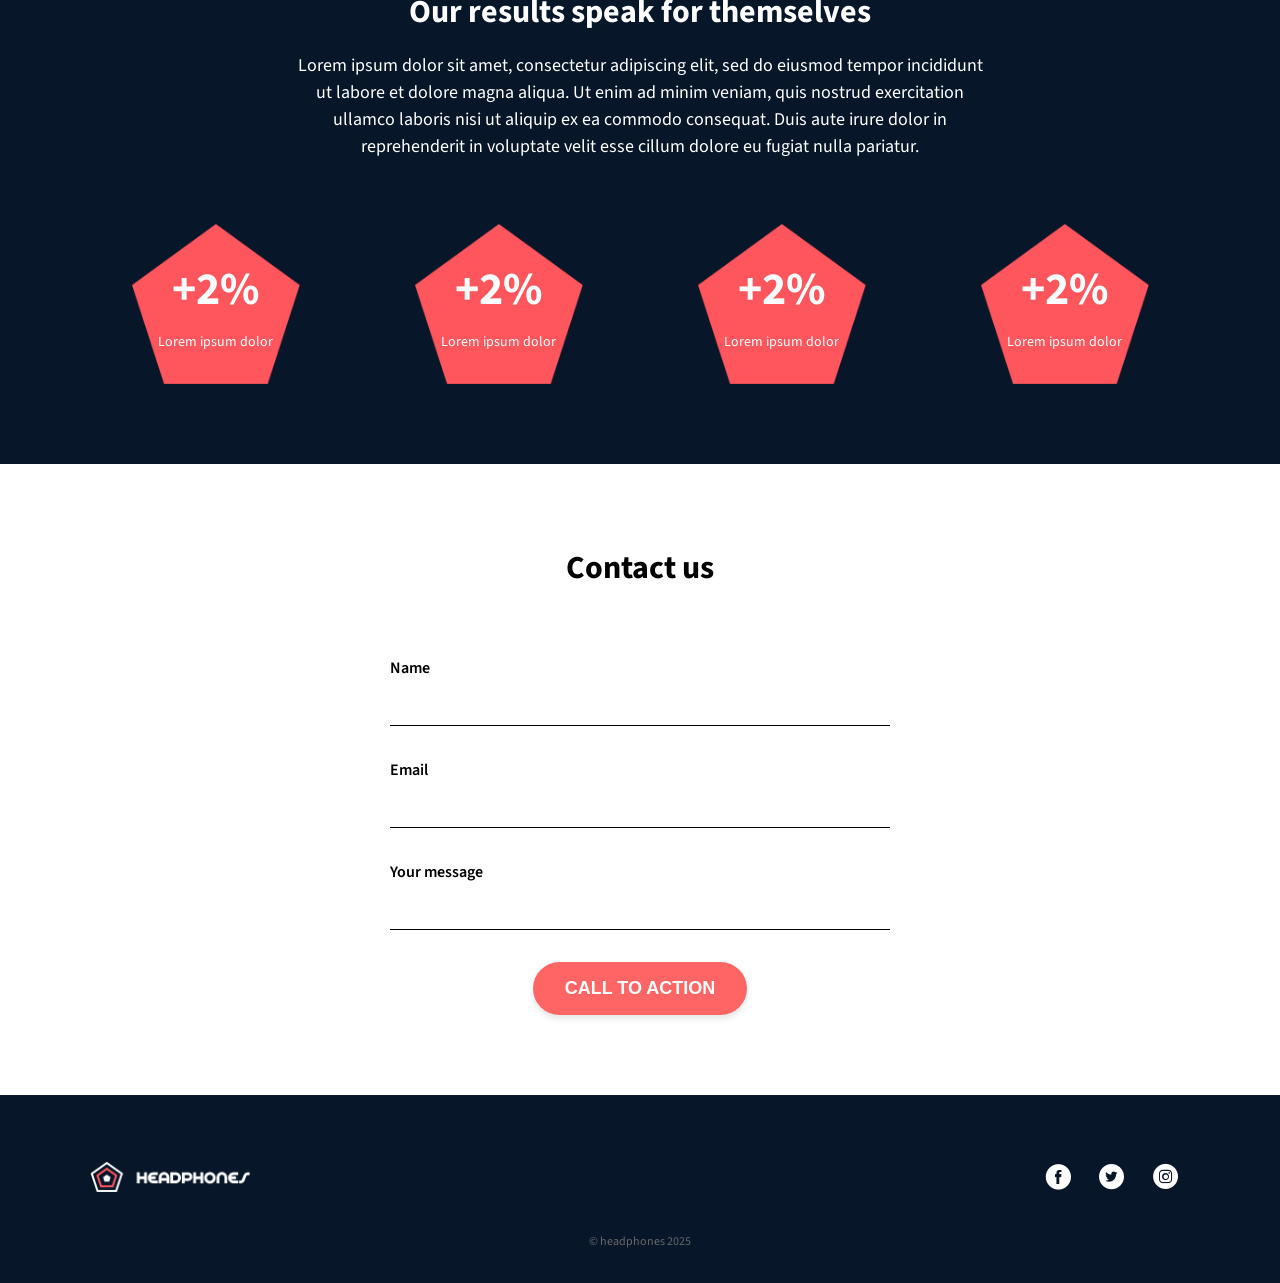
<file: headphones/4-index.html>
<!DOCTYPE html>
<html lang="en">
<head>
    <meta charset="UTF-8">
    <meta name="viewport" content="width=device-width, initial-scale=1.0">
    <title>Headphones</title>
    <link rel="icon" type="image/png" href="images/favicon.png">
    <link rel="stylesheet" href="4-styles.css">
    <link rel="stylesheet" href="./icons/style.css">
</head>
<body>

        <header class="hero-section">
                <div class="container">
                        <nav class="header-nav">
                                <input type="checkbox" id="menu-btn" class="menu-btn">
                                <label for="menu-btn" class="menu-icon">
                                <span class="navicon"></span>
                                </label>
                                
                                <div class="header-logo">
                                <img src="images/logo_headphones.png" alt="Headphones Logo" width="160">
                                </div>
                                
                                <ul class="nav-menu">
                                <li><a href="#what-we-do">what we do</a></li>
                                <li><a href="#our-results">our results</a></li>
                                <li><a href="#contact-us">contact us</a></li>
                                </ul>
                        </nav>

                        <div class="hero-content">
                                <h1>Lorem ipsum dolor set amet lorem ipsum</h1>
                                <p>Lorem ipsum dolor set amet lorem ipsum dolor set</p>
                                <a href="#" class="btn btn-primary">CALL TO ACTION</a>
                        </div>
                        
                        <div class="hero-bottom-text">
                                <p>Lorem ipsum dolor sit amet, consectetur adipiscing elit, sed do eiusmod tempor incididunt ut labore et dolore magna laboris nisi ut aliquip ex ea commodo consequat. Duis aute irure dolor in reprehenderit in voluptate velit esse cillum dolore eu fugiat pariatur.</p>
                        </div>
                </div>
        </header>

        <main>
                <section id="what-we-do" class="section-what-we-do">
                        <div class="container">
                                <header class="section-header">
                                <h2>What we do...</h2>
                                <p>Lorem ipsum dolor sit amet, consectetur adipiscing elit, sed do eiusmod tempor incididunt ut labore et dolore magna aliqua. Ut enim ad minim veniam, quis nostrud exercitation ullamco laboris nisi ut aliquip ex ea commodo consequat. Duis aute irure dolor in reprehenderit in voluptate velit esse cillum dolore eu fugiat nulla pariatur.</p>
                                </header>
                                <div class="row">
                                <div class="col-4 feature-item">
                                        <i class="holberton_school-icon-ic_sound"></i>
                                        <h3>Lorem ipsum</h3>
                                        <p>Lorem ipsum dolor sit amet, consectetur adipiscing elit.</p>
                                </div>
                                <div class="col-4 feature-item">
                                        <i class="holberton_school-icon-ic_video"></i>
                                        <h3>Lorem ipsum</h3>
                                        <p>Lorem ipsum dolor sit amet, consectetur adipiscing elit.</p>
                                </div>
                                <div class="col-4 feature-item">
                                        <i class="holberton_school-icon-ic_music"></i>
                                        <h3>Lorem ipsum</h3>
                                        <p>Lorem ipsum dolor sit amet, consectetur adipiscing elit.</p>
                                </div>
                                <div class="col-4 feature-item">
                                        <i class="holberton_school-icon-ic_hearing"></i>
                                        <h3>Lorem ipsum</h3>
                                        <p>Lorem ipsum dolor sit amet, consectetur adipiscing elit.</p>
                                </div>
                                </div>
                        </div>
                </section>

                <section id="our-results" class="section-our-results">
                        <div class="container">
                                <header class="section-header">
                                <h2>Our results speak for themselves</h2>
                                <p>Lorem ipsum dolor sit amet, consectetur adipiscing elit, sed do eiusmod tempor incididunt ut labore et dolore magna aliqua. Ut enim ad minim veniam, quis nostrud exercitation ullamco laboris nisi ut aliquip ex ea commodo consequat. Duis aute irure dolor in reprehenderit in voluptate velit esse cillum dolore eu fugiat nulla pariatur.</p>
                                </header>
                                <div class="row">
                                <div class="col-4 result-item">
                                        <div class="pentagon">
                                        <h3>+2%</h3>
                                        <p>Lorem ipsum dolor</p>
                                        </div>
                                </div>
                                <div class="col-4 result-item">
                                        <div class="pentagon">
                                        <h3>+2%</h3>
                                        <p>Lorem ipsum dolor</p>
                                        </div>
                                </div>
                                <div class="col-4 result-item">
                                        <div class="pentagon">
                                        <h3>+2%</h3>
                                        <p>Lorem ipsum dolor</p>
                                        </div>
                                </div>
                                <div class="col-4 result-item">
                                        <div class="pentagon">
                                        <h3>+2%</h3>
                                        <p>Lorem ipsum dolor</p>
                                        </div>
                                </div>
                                </div>
                        </div>
                </section>

                <section id="contact-us" class="section-contact-us">
                        <div class="container">
                                <header class="section-header">
                                <h2>Contact us</h2>
                                </header>
                                <form action="#" method="post" class="contact-form">
                                <div class="form-group">
                                        <label for="name">Name</label>
                                        <input type="text" id="name" name="name" required>
                                </div>

                                <div class="form-group">
                                        <label for="email">Email</label>
                                        <input type="email" id="email" name="email" required>
                                </div>

                                <div class="form-group">
                                        <label for="message">Your message</label>
                                        <input type="text" id="message" name="message" required>
                                </div>
                                
                                <button type="submit" class="btn btn-primary">CALL TO ACTION</button>
                                </form>
                        </div>
                </section>
        </main>

        <footer class="footer-section">
                <div class="container footer-content">
                <div class="footer-logo">
                        <img src="images/logo_headphones.png" alt="Headphones Logo" width="160">
                </div>

                <div class="social-icons">
                        <a href="https://www.facebook.com/" aria-label="Facebook" target="_blank">
                        <i class="holberton_school-icon-ic_facebook"></i>
                        </a>
                        <a href="https://www.twitter.com/" aria-label="Twitter" target="_blank">
                        <i class="holberton_school-icon-ic_twitter"></i>
                        </a>
                        <a href="https://www.instagram.com/" aria-label="Instagram" target="_blank">
                        <i class="holberton_school-icon-ic_instagram"></i>
                        </a>
                </div>
                </div>
                <p class="copyright">© headphones 2025</p>
        </footer>

</body>
</html>
</file>
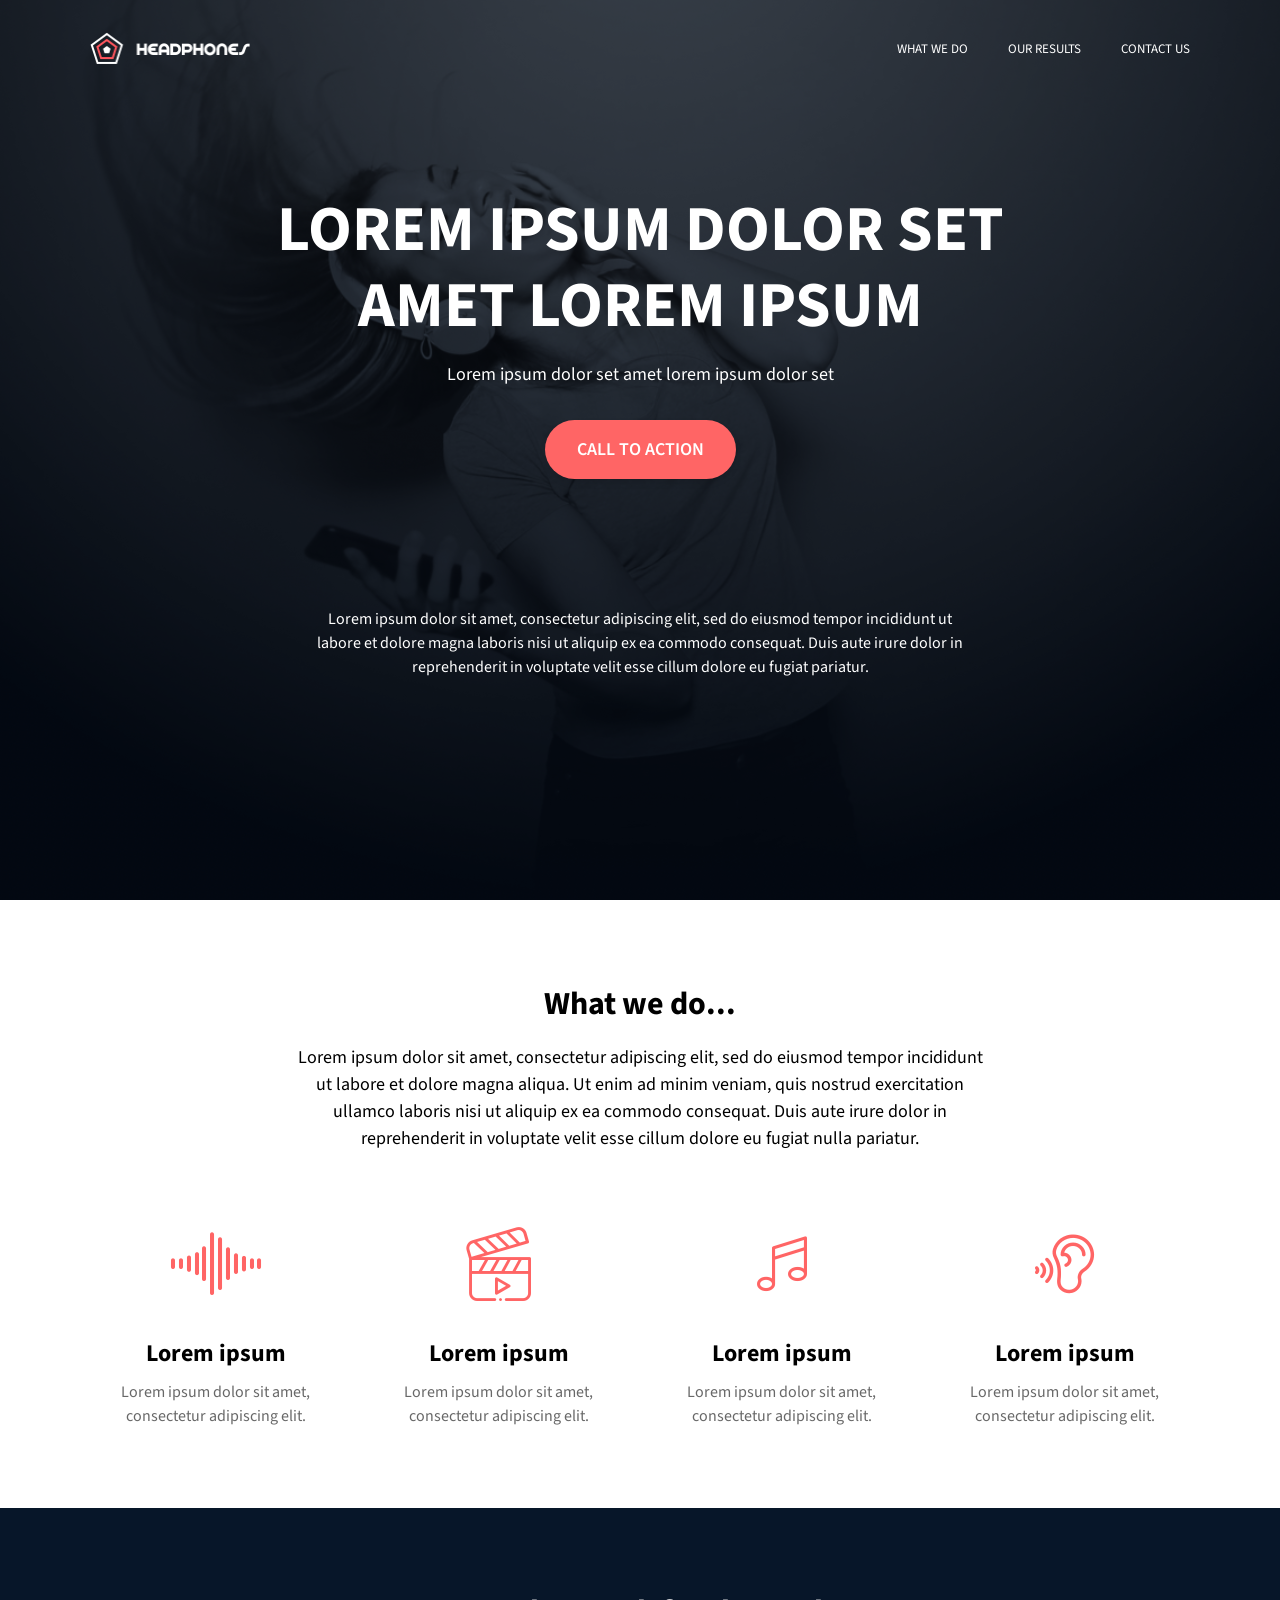
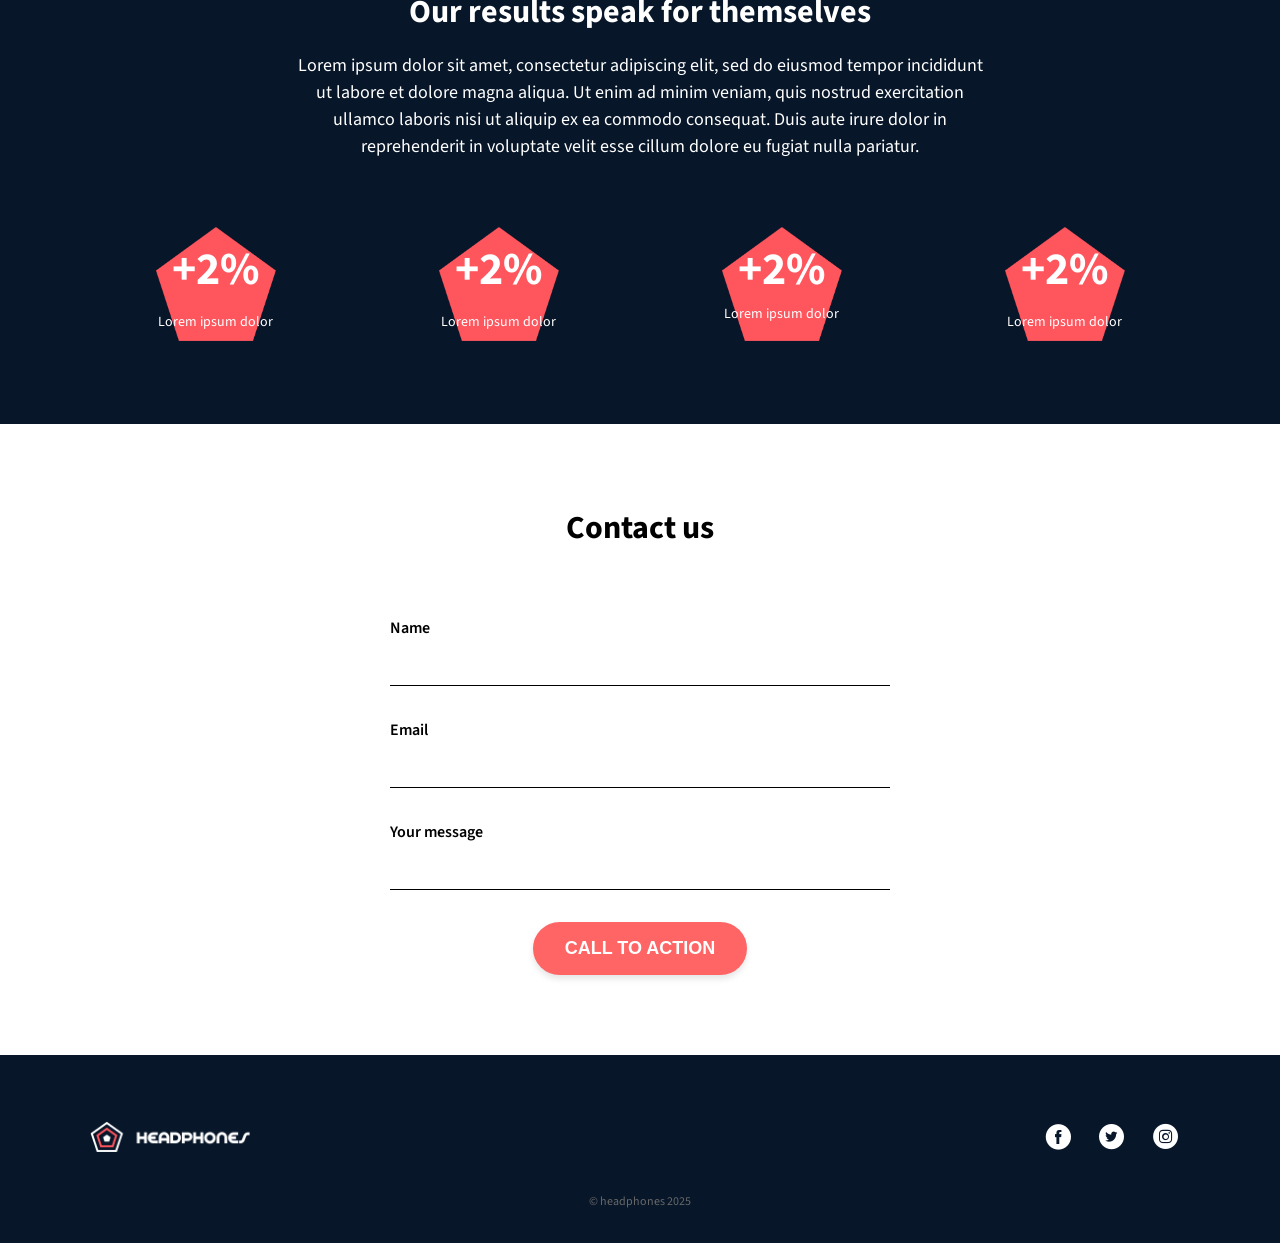
<file: headphones/6-index.html>
<!DOCTYPE html>
<html lang="en">
<head>
    <meta charset="UTF-8">
    <meta name="viewport" content="width=device-width, initial-scale=1.0">
    <title>Headphones</title>
    <link rel="icon" type="image/png" href="images/favicon.png">
    <link rel="stylesheet" href="6-styles.css">
    <link rel="stylesheet" href="./icons/style.css">
</head>
<body>

        <header class="hero-section">
                <div class="container">
                        <nav class="header-nav">
                                <input type="checkbox" id="menu-btn" class="menu-btn">
                                <label for="menu-btn" class="menu-icon">
                                <span class="navicon"></span>
                                </label>
                                
                                <div class="header-logo">
                                <img src="images/logo_headphones.png" alt="Headphones Logo" width="160">
                                </div>
                                
                                <ul class="nav-menu">
                                <li><a href="#what-we-do">what we do</a></li>
                                <li><a href="#our-results">our results</a></li>
                                <li><a href="#contact-us">contact us</a></li>
                                </ul>
                        </nav>

                        <div class="hero-content">
                                <h1>Lorem ipsum dolor set amet lorem ipsum</h1>
                                <p>Lorem ipsum dolor set amet lorem ipsum dolor set</p>
                                <a href="#" class="btn btn-primary">CALL TO ACTION</a>
                        </div>
                        
                        <div class="hero-bottom-text">
                                <p>Lorem ipsum dolor sit amet, consectetur adipiscing elit, sed do eiusmod tempor incididunt ut labore et dolore magna laboris nisi ut aliquip ex ea commodo consequat. Duis aute irure dolor in reprehenderit in voluptate velit esse cillum dolore eu fugiat pariatur.</p>
                        </div>
                </div>
        </header>

        <main>
                <section id="what-we-do" class="section-what-we-do">
                        <div class="container">
                                <header class="section-header">
                                <h2>What we do...</h2>
                                <p>Lorem ipsum dolor sit amet, consectetur adipiscing elit, sed do eiusmod tempor incididunt ut labore et dolore magna aliqua. Ut enim ad minim veniam, quis nostrud exercitation ullamco laboris nisi ut aliquip ex ea commodo consequat. Duis aute irure dolor in reprehenderit in voluptate velit esse cillum dolore eu fugiat nulla pariatur.</p>
                                </header>
                                <div class="row">
                                <div class="col-4 feature-item">
                                        <i class="holberton_school-icon-ic_sound"></i>
                                        <h3>Lorem ipsum</h3>
                                        <p>Lorem ipsum dolor sit amet, consectetur adipiscing elit.</p>
                                </div>
                                <div class="col-4 feature-item">
                                        <i class="holberton_school-icon-ic_video"></i>
                                        <h3>Lorem ipsum</h3>
                                        <p>Lorem ipsum dolor sit amet, consectetur adipiscing elit.</p>
                                </div>
                                <div class="col-4 feature-item">
                                        <i class="holberton_school-icon-ic_music"></i>
                                        <h3>Lorem ipsum</h3>
                                        <p>Lorem ipsum dolor sit amet, consectetur adipiscing elit.</p>
                                </div>
                                <div class="col-4 feature-item">
                                        <i class="holberton_school-icon-ic_hearing"></i>
                                        <h3>Lorem ipsum</h3>
                                        <p>Lorem ipsum dolor sit amet, consectetur adipiscing elit.</p>
                                </div>
                                </div>
                        </div>
                </section>

                <section id="our-results" class="section-our-results">
                        <div class="container">
                                <header class="section-header">
                                <h2>Our results speak for themselves</h2>
                                <p>Lorem ipsum dolor sit amet, consectetur adipiscing elit, sed do eiusmod tempor incididunt ut labore et dolore magna aliqua. Ut enim ad minim veniam, quis nostrud exercitation ullamco laboris nisi ut aliquip ex ea commodo consequat. Duis aute irure dolor in reprehenderit in voluptate velit esse cillum dolore eu fugiat nulla pariatur.</p>
                                </header>
                                <div class="row">
                                <div class="col-4 result-item">
                                        <div class="pentagon">
                                        <h3>+2%</h3>
                                        <p>Lorem ipsum dolor</p>
                                        </div>
                                </div>
                                <div class="col-4 result-item">
                                        <div class="pentagon">
                                        <h3>+2%</h3>
                                        <p>Lorem ipsum dolor</p>
                                        </div>
                                </div>
                                <div class="col-4 result-item">
                                        <div class="pentagon">
                                        <h3>+2%</p>
                                        <p>Lorem ipsum dolor</p>
                                        </div>
                                </div>
                                <div class="col-4 result-item">
                                        <div class="pentagon">
                                        <h3>+2%</h3>
                                        <p>Lorem ipsum dolor</p>
                                        </div>
                                </div>
                                </div>
                        </div>
                </section>

                <section id="contact-us" class="section-contact-us">
                        <div class="container">
                                <header class="section-header">
                                <h2>Contact us</h2>
                                </header>
                                <form action="#" method="post" class="contact-form">
                                <div class="form-group">
                                        <label for="name">Name</label>
                                        <input type="text" id="name" name="name" required>
                                </div>

                                <div class="form-group">
                                        <label for="email">Email</label>
                                        <input type="email" id="email" name="email" required>
                                </div>

                                <div class="form-group">
                                        <label for="message">Your message</label>
                                        <input type="text" id="message" name="message" required>
                                </div>
                                
                                <button type="submit" class="btn btn-primary">CALL TO ACTION</button>
                                </form>
                        </div>
                </section>
        </main>

        <footer class="footer-section">
                <div class="container footer-content">
                <div class="footer-logo">
                        <img src="images/logo_headphones.png" alt="Headphones Logo" width="160">
                </div>

                <div class="social-icons">
                        <a href="https://www.facebook.com/" aria-label="Facebook" target="_blank">
                        <i class="holberton_school-icon-ic_facebook"></i>
                        </a>
                        <a href="https://www.twitter.com/" aria-label="Twitter" target="_blank">
                        <i class="holberton_school-icon-ic_twitter"></i>
                        </a>
                        <a href="https://www.instagram.com/" aria-label="Instagram" target="_blank">
                        <i class="holberton_school-icon-ic_instagram"></i>
                        </a>
                </div>
                </div>
                <p class="copyright">© headphones 2025</p>
        </footer>

</body>
</html>
</file>
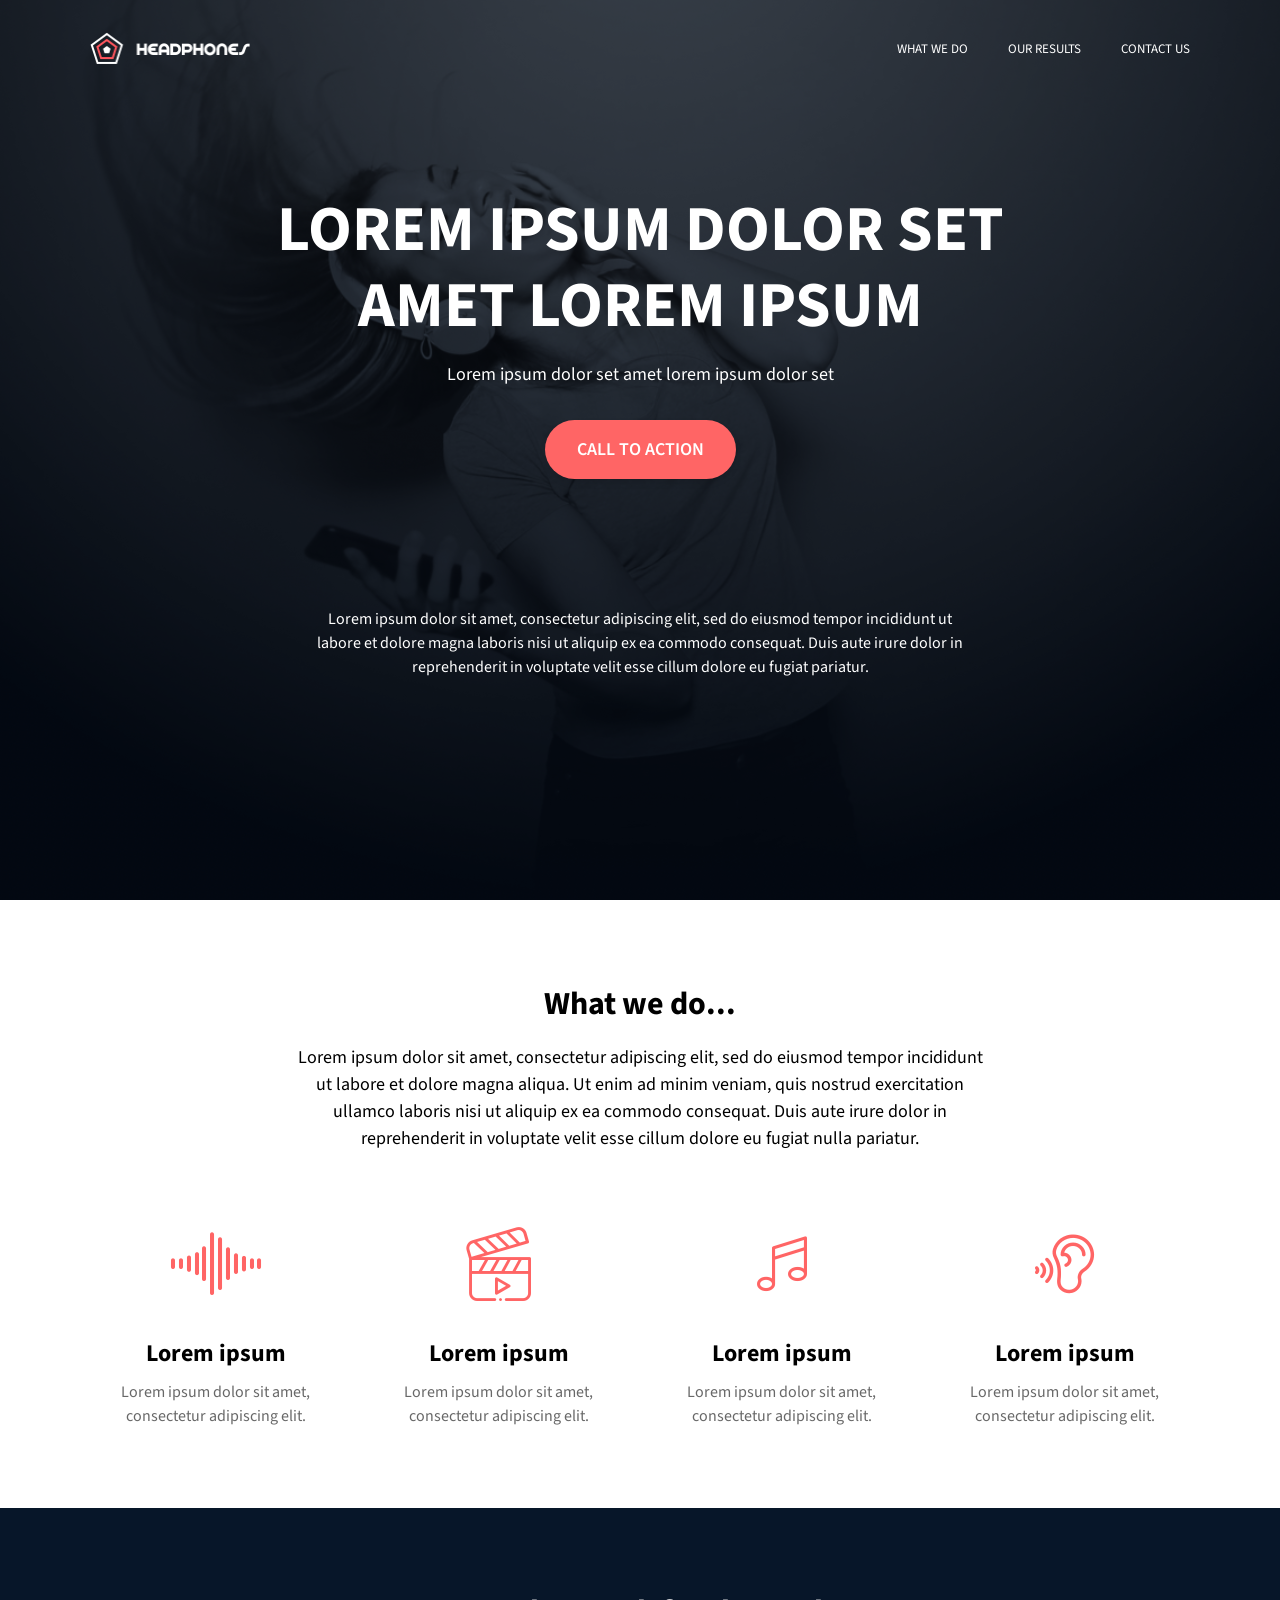
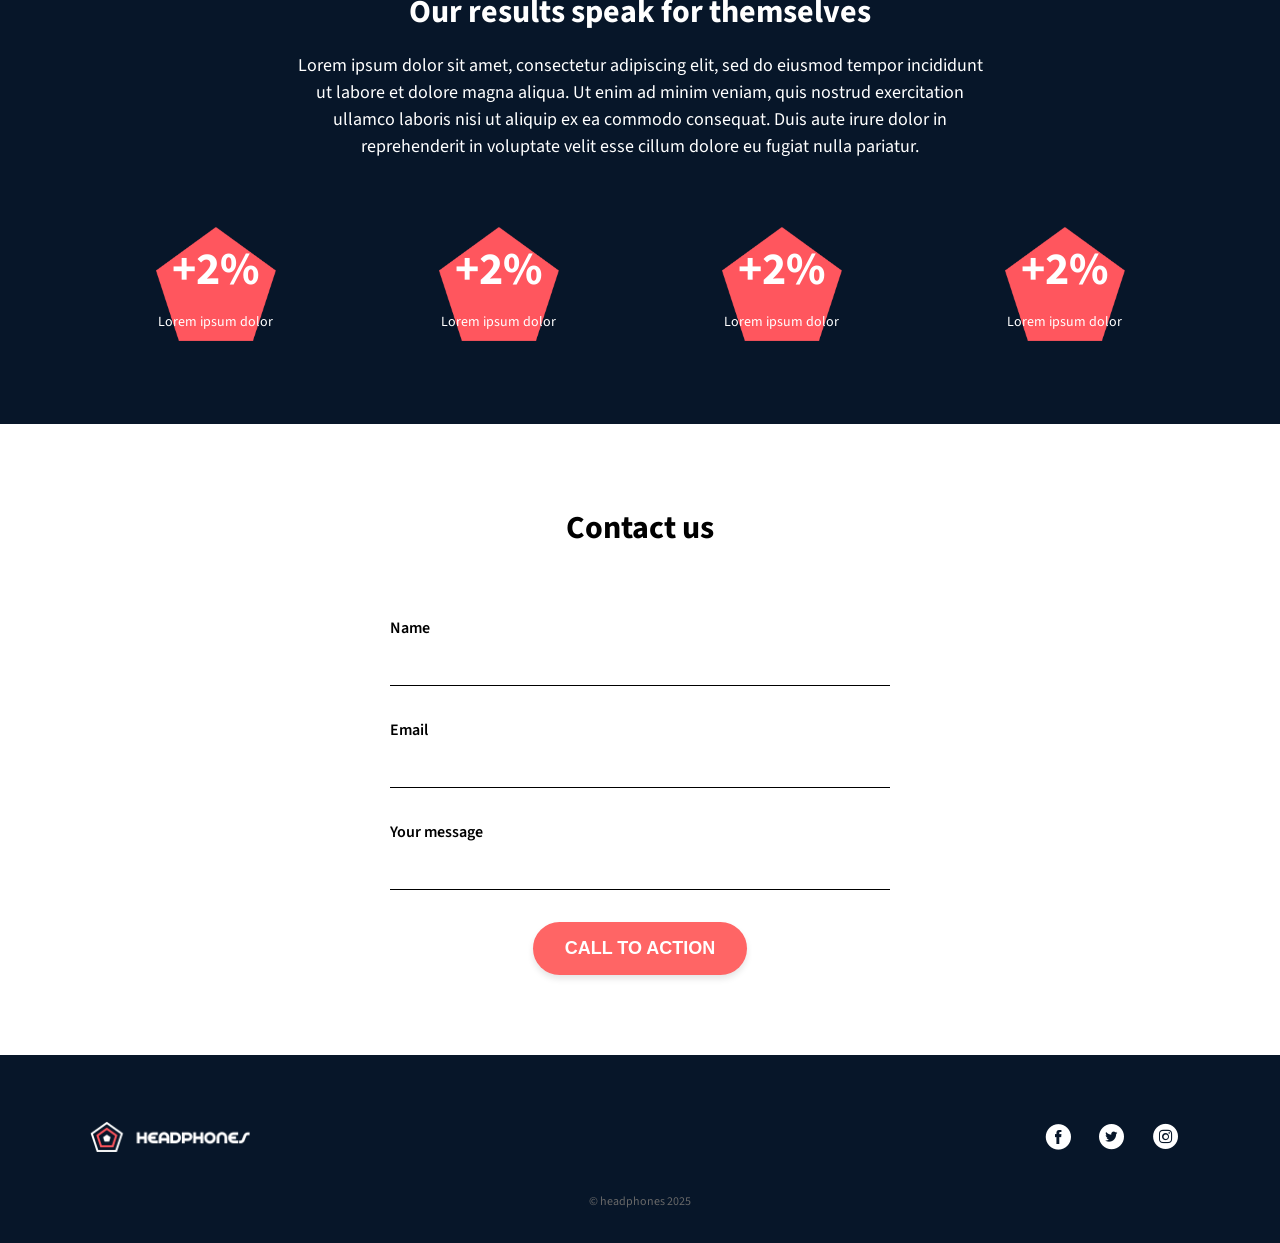
<file: headphones/7-index.html>
<!DOCTYPE html>
<html lang="en">
<head>
    <meta charset="UTF-8">
    <meta name="viewport" content="width=device-width, initial-scale=1.0">
    <title>Headphones</title>
    <link rel="icon" type="image/png" href="images/favicon.png">
    <link rel="stylesheet" href="7-styles.css">
    <link rel="stylesheet" href="./icons/style.css">
</head>
<body>

        <header class="hero-section">
                <div class="container">
                <nav class="header-nav">
                        <input type="checkbox" id="menu-btn" class="menu-btn">
                        <label for="menu-btn" class="menu-icon">
                        <span class="navicon"></span>
                        </label>
                        
                        <div class="header-logo">
                        <img src="images/logo_headphones.png" alt="Headphones Logo" width="160">
                        </div>
                        
                        <ul class="nav-menu">
                        <li><a href="#what-we-do">what we do</a></li>
                        <li><a href="#our-results">our results</a></li>
                        <li><a href="#contact-us">contact us</a></li>
                        </ul>
                </nav>

                <div class="hero-content">
                        <h1>Lorem ipsum dolor set amet lorem ipsum</h1>
                        <p>Lorem ipsum dolor set amet lorem ipsum dolor set</p>
                        <a href="#" class="btn btn-primary">CALL TO ACTION</a>
                </div>
                
                <div class="hero-bottom-text">
                        <p>Lorem ipsum dolor sit amet, consectetur adipiscing elit, sed do eiusmod tempor incididunt ut labore et dolore magna laboris nisi ut aliquip ex ea commodo consequat. Duis aute irure dolor in reprehenderit in voluptate velit esse cillum dolore eu fugiat pariatur.</p>
                </div>
                </div>
        </header>

        <main>
                <section id="what-we-do" class="section-what-we-do">
                <div class="container">
                        <header class="section-header">
                        <h2>What we do...</h2>
                        <p>Lorem ipsum dolor sit amet, consectetur adipiscing elit, sed do eiusmod tempor incididunt ut labore et dolore magna aliqua. Ut enim ad minim veniam, quis nostrud exercitation ullamco laboris nisi ut aliquip ex ea commodo consequat. Duis aute irure dolor in reprehenderit in voluptate velit esse cillum dolore eu fugiat nulla pariatur.</p>
                        </header>
                        <div class="row">
                        <div class="col-4 feature-item">
                                <i class="holberton_school-icon-ic_sound"></i>
                                <h3>Lorem ipsum</h3>
                                <p>Lorem ipsum dolor sit amet, consectetur adipiscing elit.</p>
                        </div>
                        <div class="col-4 feature-item">
                                <i class="holberton_school-icon-ic_video"></i>
                                <h3>Lorem ipsum</h3>
                                <p>Lorem ipsum dolor sit amet, consectetur adipiscing elit.</p>
                        </div>
                        <div class="col-4 feature-item">
                                <i class="holberton_school-icon-ic_music"></i>
                                <h3>Lorem ipsum</h3>
                                <p>Lorem ipsum dolor sit amet, consectetur adipiscing elit.</p>
                        </div>
                        <div class="col-4 feature-item">
                                <i class="holberton_school-icon-ic_hearing"></i>
                                <h3>Lorem ipsum</h3>
                                <p>Lorem ipsum dolor sit amet, consectetur adipiscing elit.</p>
                        </div>
                        </div>
                </div>
                </section>

                <section id="our-results" class="section-our-results">
                <div class="container">
                        <header class="section-header">
                        <h2>Our results speak for themselves</h2>
                        <p>Lorem ipsum dolor sit amet, consectetur adipiscing elit, sed do eiusmod tempor incididunt ut labore et dolore magna aliqua. Ut enim ad minim veniam, quis nostrud exercitation ullamco laboris nisi ut aliquip ex ea commodo consequat. Duis aute irure dolor in reprehenderit in voluptate velit esse cillum dolore eu fugiat nulla pariatur.</p>
                        </header>
                        <div class="row">
                        <div class="col-4 result-item">
                                <div class="pentagon">
                                <h3>+2%</h3>
                                <p>Lorem ipsum dolor</p>
                                </div>
                        </div>
                        <div class="col-4 result-item">
                                <div class="pentagon">
                                <h3>+2%</h3>
                                <p>Lorem ipsum dolor</p>
                                </div>
                        </div>
                        <div class="col-4 result-item">
                                <div class="pentagon">
                                <h3>+2%</h3>
                                <p>Lorem ipsum dolor</p>
                                </div>
                        </div>
                        <div class="col-4 result-item">
                                <div class="pentagon">
                                <h3>+2%</h3>
                                <p>Lorem ipsum dolor</p>
                                </div>
                        </div>
                        </div>
                </div>
                </section>

                <section id="contact-us" class="section-contact-us">
                <div class="container">
                        <header class="section-header">
                        <h2>Contact us</h2>
                        </header>
                        <form action="#" method="post" class="contact-form">
                        <div class="form-group">
                                <label for="name">Name</label>
                                <input type="text" id="name" name="name" required>
                        </div>

                        <div class="form-group">
                                <label for="email">Email</label>
                                <input type="email" id="email" name="email" required>
                        </div>

                        <div class="form-group">
                                <label for="message">Your message</label>
                                <input type="text" id="message" name="message" required>
                        </div>
                        
                        <button type="submit" class="btn btn-primary">CALL TO ACTION</button>
                        </form>
                </div>
                </section>
        </main>

        <footer class="footer-section">
                <div class="container footer-content">
                <div class="footer-logo">
                        <img src="images/logo_headphones.png" alt="Headphones Logo" width="160">
                </div>

                <div class="social-icons">
                        <a href="https://www.facebook.com/" aria-label="Facebook" target="_blank">
                        <i class="holberton_school-icon-ic_facebook"></i>
                        </a>
                        <a href="https://www.twitter.com/" aria-label="Twitter" target="_blank">
                        <i class="holberton_school-icon-ic_twitter"></i>
                        </a>
                        <a href="https://www.instagram.com/" aria-label="Instagram" target="_blank">
                        <i class="holberton_school-icon-ic_instagram"></i>
                        </a>
                </div>
                </div>
                <p class="copyright">© headphones 2025</p>
        </footer>

</body>
</html>
</file>
<file: css_advanced/styles.css>
* {
        margin: 0;
        padding: 0;
        box-sizing: border-box;
        font-family: 'Source Sans Pro', sans-serif;
}

body {
        font-family: 'Source Sans Pro', sans-serif;
        color: #ffffff;
}

a {
        text-decoration: none;
        color: inherit;
}

ul {
        list-style: none;
}

.container {
        width: 90%;
        max-width: 1200px;
        margin: 0 auto;
}

.btn {
        background-color: #C271FF;
        color: white;
        padding: 15px 30px;
        border-radius: 30px;
        font-weight: 700;
        text-transform: uppercase;
        font-size: 0.9rem;
        border: none;
        cursor: pointer;
        box-shadow: 0 4px 10px rgba(0,0,0,0.2);
        transition: 0.3s;
        display: inline-block;
}

.btn:hover {
        background-color: #b055f5;
}

header {
        background: linear-gradient(rgba(7, 22, 41, 0.6), rgba(7, 22, 41, 0.6)), url('./image/Object.png');
        background-size: cover;
        background-position: center;
        padding-bottom: 80px;
        position: relative;
}

nav {
        display: flex;
        justify-content: space-between;
        align-items: center;
        padding: 30px 0;
}

.logo-area {
        display: flex;
        align-items: center;
        gap: 15px;
}

.logo-img {
        width: 150px;
        height: auto;
}

.logo-text {
        font-size: 1.2rem;
        font-weight: 700;
        letter-spacing: 1px;
}

.nav-links {
        display: flex;
        gap: 40px;
        align-items: center;
}

.nav-links a {
        font-weight: 600;
        font-size: 0.8rem;
        text-transform: uppercase;
        letter-spacing: 1px;
}

.hero-content {
        text-align: center;
        padding: 100px 0 80px;
}

.hero-title {
        font-size: 6rem;
        font-weight: 700;
        margin-bottom: 10px;
        line-height: 1.1;
}

.hero-subtitle {
        display: flex;
        justify-content: center;
        gap: 30px;
        font-weight: 700;
        text-transform: uppercase;
        margin-bottom: 40px;
        font-size: 0.9rem;
}

.hero-subtitle span {
        opacity: 0.9;
}

.pros-title {
        text-align: center;
        font-size: 1.8rem;
        margin-top: 80px;
        margin-bottom: 50px;
}

.pros-title span {
        color: #C271FF;
        font-weight: 700;
}

.pros-grid {
        display: grid;
        grid-template-columns: repeat(auto-fit, minmax(200px, 1fr));
        gap: 30px;
        text-align: center;
}

.pro-card img {
        width: 120px;
        height: 120px;
        border-radius: 50%;
        object-fit: cover;
        margin-bottom: 20px;
}

.pro-name {
        font-weight: 700;
        margin-bottom: 5px;
        font-size: 1.1rem;
}

.pro-role {
        font-style: italic;
        font-size: 0.9rem;
        opacity: 0.8;
}

.quote-section {
        background-color: #C271FF;
        padding: 80px 0;
        color: white;
}

.quote-container {
        display: flex;
        align-items: center;
        gap: 50px;
        max-width: 900px;
        margin: 0 auto;
}

.quote-img {
        width: 140px;
        height: 140px;
        border-radius: 50%;
        object-fit: cover;
}

.quote-content {
        flex: 1;
}

.quote-text {
        font-size: 1.4rem;
        line-height: 1.5;
        margin-bottom: 20px;
        font-weight: 400;
}

.quote-author {
        font-weight: 700;
        font-size: 1.1rem;
        margin-bottom: 5px;
}

.quote-role {
        font-style: italic;
        opacity: 0.9;
}

.videos-section {
        background-color: #ffffff;
        color: #071629;
        padding: 80px 0;
}

.section-title {
        text-align: center;
        font-size: 2rem;
        margin-bottom: 60px;
}

.section-title span {
        color: #C271FF;
}

.videos-grid {
        display: grid;
        grid-template-columns: repeat(auto-fit, minmax(250px, 1fr));
        gap: 30px;
}

.video-card {
        position: relative;
}

.thumbnail-wrapper {
        position: relative;
        width: 100%;
        height: 180px;
        margin-bottom: 20px;
        border-radius: 4px;
        overflow: hidden;
        background-color: #eee;
}

.thumbnail-img {
        width: 100%;
        height: 100%;
        object-fit: cover;
}

.play-overlay {
        position: absolute;
        top: 0;
        left: 0;
        width: 100%;
        height: 100%;
        background: rgba(0,0,0,0.2);
        display: flex;
        justify-content: center;
        align-items: center;
}

.play-icon {
        width: 60px;
        height: 60px;
        background: rgba(255,255,255,0.8);
        border-radius: 50%;
        display: flex;
        justify-content: center;
        align-items: center;
        color: #C271FF;
        font-size: 1.5rem;
        transition: 0.3s;
}

.thumbnail-wrapper:hover .play-icon {
        background: #fff;
        transform: scale(1.1);
}

.video-title {
        font-weight: 700;
        font-size: 1.1rem;
        margin-bottom: 10px;
}

.video-desc {
        font-size: 0.9rem;
        color: #666;
        line-height: 1.5;
        margin-bottom: 20px;
}

.video-meta {
        display: flex;
        flex-direction: column;
        gap: 10px;
}

.author-info {
        display: flex;
        align-items: center;
        gap: 10px;
}

.author-avatar {
        width: 30px;
        height: 30px;
        border-radius: 50%;
        object-fit: cover;
}

.author-name {
        font-size: 0.8rem;
        color: #C271FF;
        font-weight: 600;
}

.rating {
        display: flex;
        align-items: center;
        gap: 10px;
}

.stars {
        color: #C271FF;
        font-size: 0.8rem;
}

.duration {
        color: #C271FF;
        font-size: 0.8rem;
        font-weight: 600;
}

.membership-section {
        background-color: #071629;
        color: white;
        padding: 80px 0;
        text-align: center;
}

.membership-grid {
        display: grid;
        grid-template-columns: repeat(auto-fit, minmax(200px, 1fr));
        gap: 40px;
        margin: 60px 0;
}

.member-item img {
        width: 50px;
        height: 50px;
        margin-bottom: 20px;
}

.member-title {
        font-weight: 700;
        margin-bottom: 10px;
        font-size: 1.1rem;
}

.member-desc {
        font-size: 0.9rem;
        line-height: 1.6;
        opacity: 0.8;
}

.faq-section {
        background-color: #ffffff;
        color: #071629;
        padding: 80px 0;
}

.faq-title {
        text-align: center;
        font-size: 3rem;
        margin-bottom: 60px;
}

.faq-grid {
        display: grid;
        grid-template-columns: 1fr 1fr;
        gap: 60px;
}

.faq-item {
        margin-bottom: 40px;
}

.faq-q {
        font-weight: 700;
        font-size: 1.1rem;
        margin-bottom: 20px;
}

.faq-a {
        font-size: 0.95rem;
        line-height: 1.6;
        color: #666;
}

footer {
        background-color: #071629;
        color: white;
        padding: 50px 0;
}

.footer-content {
        display: flex;
        justify-content: space-between;
        align-items: center;
        margin-bottom: 30px;
}

.social-icons {
        display: flex;
        gap: 20px;
}

.social-icons i {
        font-size: 1.5rem;
}

.copyright {
        text-align: center;
        opacity: 0.5;
        font-size: 0.8rem;
}

@media (max-width: 768px) {
        .hero-title {
        font-size: 3.5rem;
        }
        
        .quote-container {
        flex-direction: column;
        text-align: center;
        }

        .faq-grid {
        grid-template-columns: 1fr;
        }

        .nav-links {
        display: none; 
        }
        
        header {
        padding-bottom: 40px;
        }
}
</file>
<file: css_basic/base.css>
/* Importing webfonts */
/* (If you're learning CSS, you should disregard that) */

@import url(https://fonts.googleapis.com/css?family=Yeseva+One);
@import url(https://fonts.googleapis.com/css?family=Josefin+Sans:400,700,700italic,400italic);


/* CSS reset rules */

html, body {
	height: 100%;
	min-height: 100%;
}
html, body, div, span, applet, object, iframe,
h1, h2, h3, h4, h5, h6, p, blockquote, pre,
a, abbr, acronym, address, big, cite, code,
del, dfn, img, ins, kbd, q, s, samp,
small, strike, sub, sup, tt, var,
b, u, i, center,
dl, dt, dd,
fieldset, form, label, legend,
table, caption, tbody, tfoot, thead, tr, th, td,
article, aside, canvas, details, embed, 
figure, figcaption, footer, header, hgroup, 
menu, nav, output, ruby, section, summary,
time, mark, audio, video {
	margin: 0;
	padding: 0;
	border: 0;
	font-size: 100%;
	font: inherit;
	vertical-align: baseline;
}
/* HTML5 display-role reset for older browsers */
article, aside, details, figcaption, figure, 
footer, header, hgroup, menu, nav, section {
	display: block;
}
body {
	line-height: 1;
}
blockquote, q {
	quotes: none;
}
blockquote:before, blockquote:after,
q:before, q:after {
	content: '';
	content: none;
}
table {
	border-collapse: collapse;
	border-spacing: 0;
}


/* Fonts and colors */

body {
	font-family: 'Josefin Sans', serif;
	color: rgba(0, 0, 0, 0.8);
}
h1, h2, h3, h4, h5, h6, header {
	font-family: 'Yeseva One', sans-serif;
}
article {
}
header {
	border-bottom: 1px solid rgb(221,221,221);
	transition: border-bottom-color 1s ease;
}
header a {
	color: rgba(0, 0, 0, 0.8);
}
aside {
	background: #FAFAFA;
}
aside p {
	border: 1px solid #bbb;
	background: #ddd;
	color: black;
}
footer a {
	color: rgba(0, 0, 0, 0.8);
}
a {
	color: #F80002;
}


/* Positioning and margins */

@media (min-width: 1100px) {
	body {
		width: 1100px;
		margin: 0 auto;
	}
}

article {
	padding: 50px 15px;
}
article > *:first-child {
	margin-top: 0;
}
aside {
	padding: 50px 15px;
}
header .right {
	float: right;
	margin: 0 10px 15px;
}


/* Header */
header {
	padding: 20px 0;
	height: 80px;
}
header ul {
	list-style: none;
	margin: 0;
	padding: 0;
}
header li {
	display: inline;
	vertical-align:middle;
}
header li:first-child {
	margin: 0;
}
header li a {
	margin: 0 10px;
}
header li.logo {
	font-size: 36px;
}
header a {
	text-decoration: none;
}


/* Aside */

aside p {
	border-radius: 10px;
	padding: 20px 20px;
}


/* Footer */

footer {
	padding: 5px 15px;
	height: 80px;
}


/* Text styles and margins */

p {
	margin-bottom: 15px;
}
h1 {
	font-size: 36px;
	margin: 40px 0 20px;
}
h2 {
	font-size: 32px;
	margin: 30px 0 15px;
}
h3 {
	font-size: 28px;
	margin: 25px 0 10px;
}
h4 {
	font-size: 20px;
	font-weight: bold;
	margin: 20px 0 10px;
}
h5 {
	font-size: 18px;
	font-weight: bold;
	margin: 15px 0 10px;
}
h6 {
	font-weight: bold;
	margin: 5px 0;
}

@media (max-width: 800px) {
  body.works_on_smartphone {
  	display: block;
  }
  body.works_on_smartphone main {
  	display: block;
  }
  header .right {
  	float: none;
  }
}
</file>
<file: css_basic/styles.css>
body {
        background: #222;
        color: #fff;
}

main {
        width: 100%;
        display: flex;
        gap: 20px;
}

aside {
        flex: 1;
        background: #222;
}

.alx-img {
        background: #fff;
}

ul a {
        color: #fff;
}
</file>
<file: headphones/0-styles.css>
@import url('https://fonts.googleapis.com/css2?family=Source+Sans+Pro:wght@400;700&display=swap');

:root {
    --color-primary: #FF6565;
    --color-white: #FFFFFF;
    --color-black: #000000;
    --color-dark-gray: #071629;

    --font-family-primary: 'Source Sans Pro', sans-serif;
    --font-family-title: 'Spin Cycle OT', 'Arial Black', sans-serif;
    
    --font-size-small: 16px;
    --font-size-base: 18px;
    --font-size-large: 24px;

    --spacing-unit: 8px;
}

* {
    box-sizing: border-box;
    margin: 0;
    padding: 0;
}

html {
    scroll-behavior: smooth;
    font-size: var(--font-size-small);
}

body {
    font-family: var(--font-family-primary);
    line-height: 1.5;
    color: var(--color-white);
    background-color: var(--color-dark-gray);
}

a {
    color: var(--color-white);
    text-decoration: none;
}

a:hover {
    opacity: 0.9;
}

.container {
    width: 90%;
    max-width: 1100px;
    margin: 0 auto;
}

.btn {
    display: inline-block;
    padding: 1rem 2rem;
    border-radius: 100px;
    font-size: var(--font-size-base);
    font-weight: 600;
    text-align: center;
    cursor: pointer;
    transition: opacity 0.3s ease;
    width: auto;
}

.btn-primary {
    background-color: var(--color-primary);
    color: var(--color-white);
    border: none;
    box-shadow: 0 4px 6px rgba(0, 0, 0, 0.1);
}

.btn-primary:hover {
    opacity: 0.8;
}

.hero-section {
    position: relative;
    padding-top: 2rem;
    min-height: 100vh;
    
    background-image: url('images/headphones_hero_1.jpg');
    background-size: cover;
    background-position: center;
    
    background-color: rgba(7, 22, 41, 0.7);
    background-blend-mode: multiply;
}

.hero-section .container {
    height: 100%;
    display: flex;
    flex-direction: column;
}

.header-nav {
    display: flex;
    justify-content: space-between;
    align-items: center;
    padding-bottom: 2rem;
}

.header-logo {
    display: flex;
    align-items: center;
}

.header-nav .header-logo img {
    height: auto;
}

.nav-menu {
    list-style: none;
    display: none;
    flex-direction: column;
    text-align: center;
    width: 100%;
}

.nav-menu li {
    padding: 10px 0;
}

.nav-menu a {
    text-transform: uppercase;
    font-weight: 700;
    font-size: 14px;
}

.menu-btn {
    display: none;
}

.menu-icon {
    position: relative;
    cursor: pointer;
    padding: 10px;
    z-index: 10;
    display: block;
}

.navicon {
    background: var(--color-white);
    display: block;
    height: 2px;
    position: relative;
    transition: background 0.2s ease-out;
    width: 18px;
}

.navicon:before,
.navicon:after {
    content: '';
    display: block;
    height: 100%;
    position: absolute;
    transition: all 0.2s ease-out;
    width: 100%;
    background: var(--color-white);
}

.navicon:before {
    top: 5px;
}

.navicon:after {
    top: -5px;
}

.menu-btn:checked ~ .nav-menu {
    display: flex;
    position: absolute;
    top: 0;
    left: 0;
    background-color: var(--color-dark-gray);
    width: 100%;
    height: 100vh;
    padding-top: 100px;
}

.menu-btn:checked ~ .menu-icon .navicon {
    background: transparent;
}

.menu-btn:checked ~ .menu-icon .navicon:before {
    transform: rotate(-45deg);
    top: 0;
}

.menu-btn:checked ~ .menu-icon .navicon:after {
    transform: rotate(45deg);
    top: 0;
}

.menu-btn:checked ~ .header-logo {
    position: absolute;
    left: 50%;
    transform: translateX(-50%);
    top: 2rem;
}

.hero-content {
    text-align: center;
    padding: 3rem 0; 
    flex-grow: 1;
}

.hero-content h1 {
    font-family: var(--font-family-primary);
    font-size: 2.5rem;
    font-weight: 700;
    line-height: 1.2;
    margin-bottom: 1rem;
    text-transform: uppercase;
}

.hero-content p {
    font-size: var(--font-size-base);
    margin-bottom: 2rem;
}

.hero-bottom-text {
    text-align: center;
    padding: 2rem 0 3rem 0;
    max-width: 650px;
    margin: 0 auto;
}

@media screen and (min-width: 768px) {

    .header-nav {
        display: flex;
        justify-content: space-between;
        align-items: center;
    }
    
    .header-logo {
        display: flex;
        align-items: center;
    }

    .nav-menu {
        display: flex;
        flex-direction: row;
        width: auto;
        justify-content: flex-end;
        gap: 2.5rem;
        position: static;
        background-color: transparent;
        padding-top: 0;
        height: auto;
    }

    .nav-menu li {
        padding: 0;
    }
    
    .nav-menu a {
        font-weight: 400;
        font-size: 13px;
    }
    
    .menu-icon {
        display: none;
    }

    .hero-content {
        padding: 6rem 0; 
    }
    
    .hero-content h1 {
        font-size: 4rem;
        max-width: 800px;
        margin-left: auto;
        margin-right: auto;
    }
}
</file>
<file: headphones/1-styles.css>
@import url('https://fonts.googleapis.com/css2?family=Source+Sans+Pro:wght@400;700&display=swap');

:root {
    --color-primary: #FF6565;
    --color-white: #FFFFFF;
    --color-black: #000000;
    --color-dark-gray: #071629;
    --color-medium-gray: #686868;

    --font-family-primary: 'Source Sans Pro', sans-serif;
    --font-family-title: 'Spin Cycle OT', 'Arial Black', sans-serif;
    
    --font-size-small: 16px;
    --font-size-base: 18px;
    --font-size-large: 24px;

    --spacing-unit: 8px;
}

* {
    box-sizing: border-box;
    margin: 0;
    padding: 0;
}

html {
    scroll-behavior: smooth;
    font-size: var(--font-size-small);
}

body {
    font-family: var(--font-family-primary);
    line-height: 1.5;
    color: var(--color-white);
    background-color: var(--color-dark-gray);
}

a {
    color: var(--color-white);
    text-decoration: none;
}

a:hover {
    opacity: 0.9;
}

h2 {
    font-family: var(--font-family-primary);
    font-size: 32px;
    font-weight: 700;
}

.container {
    width: 90%;
    max-width: 1100px;
    margin: 0 auto;
}

.btn {
    display: inline-block;
    padding: 1rem 2rem;
    border-radius: 100px;
    font-size: var(--font-size-base);
    font-weight: 600;
    text-align: center;
    cursor: pointer;
    transition: opacity 0.3s ease;
    width: auto;
}

.btn-primary {
    background-color: var(--color-primary);
    color: var(--color-white);
    border: none;
    box-shadow: 0 4px 6px rgba(0, 0, 0, 0.1);
}

.btn-primary:hover {
    opacity: 0.8;
}

.hero-section {
    position: relative;
    padding-top: 2rem;
    min-height: 100vh;
    
    background-image: url('images/headphones_hero_1.jpg');
    background-size: cover;
    background-position: center;
    
    background-color: rgba(7, 22, 41, 0.7);
    background-blend-mode: multiply;
}

.hero-section .container {
    height: 100%;
    display: flex;
    flex-direction: column;
}

.header-nav {
    display: flex;
    justify-content: space-between;
    align-items: center;
    padding-bottom: 2rem;
}

.header-logo {
    display: flex;
    align-items: center;
}

.header-nav .header-logo img {
    height: auto;
}

.nav-menu {
    list-style: none;
    display: none;
    flex-direction: column;
    text-align: center;
    width: 100%;
}

.nav-menu li {
    padding: 10px 0;
}

.nav-menu a {
    text-transform: uppercase;
    font-weight: 700;
    font-size: 14px;
}

.menu-btn {
    display: none;
}

.menu-icon {
    position: relative;
    cursor: pointer;
    padding: 10px;
    z-index: 10;
    display: block;
}

.navicon {
    background: var(--color-white);
    display: block;
    height: 2px;
    position: relative;
    transition: background 0.2s ease-out;
    width: 18px;
}

.navicon:before,
.navicon:after {
    content: '';
    display: block;
    height: 100%;
    position: absolute;
    transition: all 0.2s ease-out;
    width: 100%;
    background: var(--color-white);
}

.navicon:before {
    top: 5px;
}

.navicon:after {
    top: -5px;
}

.menu-btn:checked ~ .nav-menu {
    display: flex;
    position: absolute;
    top: 0;
    left: 0;
    background-color: var(--color-dark-gray);
    width: 100%;
    height: 100vh;
    padding-top: 100px;
}

.menu-btn:checked ~ .menu-icon .navicon {
    background: transparent;
}

.menu-btn:checked ~ .menu-icon .navicon:before {
    transform: rotate(-45deg);
    top: 0;
}

.menu-btn:checked ~ .menu-icon .navicon:after {
    transform: rotate(45deg);
    top: 0;
}

.menu-btn:checked ~ .header-logo {
    position: absolute;
    left: 50%;
    transform: translateX(-50%);
    top: 2rem;
}

.hero-content {
    text-align: center;
    padding: 3rem 0; 
    flex-grow: 1;
}

.hero-content h1 {
    font-family: var(--font-family-primary);
    font-size: 2.5rem;
    font-weight: 700;
    line-height: 1.2;
    margin-bottom: 1rem;
    text-transform: uppercase;
}

.hero-content p {
    font-size: var(--font-size-base);
    margin-bottom: 2rem;
}

.hero-bottom-text {
    text-align: center;
    padding: 2rem 0 3rem 0;
    max-width: 650px;
    margin: 0 auto;
}

/* ----------------------------------
    What We Do Section Styles
---------------------------------- */

.section-what-we-do {
    padding: 5rem 0;
    text-align: center;
    background-color: var(--color-white);
    color: var(--color-black);
}

.section-header {
    margin-bottom: 4rem;
}

.section-header h2 {
    color: var(--color-black);
    margin-bottom: 1rem;
}

.section-header p {
    color: var(--color-black);
    max-width: 700px;
    margin: 0 auto;
    font-size: var(--font-size-base);
}

.row {
    display: flex;
    flex-direction: column;
    gap: 3rem;
}

.feature-item i {
    color: var(--color-primary);
    font-size: 96px; /* Large icon size */
    display: block;
    margin-bottom: 1.5rem;
}

.feature-item h3 {
    font-size: var(--font-size-large);
    font-weight: 700;
    color: var(--color-black);
    margin-bottom: 0.5rem;
}

.feature-item p {
    color: var(--color-medium-gray);
    font-size: var(--font-size-small);
}

/* ----------------------------------
    Desktop View (Media Query)
---------------------------------- */

@media screen and (min-width: 768px) {

    .header-nav {
        display: flex;
        justify-content: space-between;
        align-items: center;
    }
    
    .header-logo {
        display: flex;
        align-items: center;
    }

    .nav-menu {
        display: flex;
        flex-direction: row;
        width: auto;
        justify-content: flex-end;
        gap: 2.5rem;
        position: static;
        background-color: transparent;
        padding-top: 0;
        height: auto;
    }

    .nav-menu li {
        padding: 0;
    }
    
    .nav-menu a {
        font-weight: 400;
        font-size: 13px;
    }
    
    .menu-icon {
        display: none;
    }

    .hero-content {
        padding: 6rem 0; 
    }
    
    .hero-content h1 {
        font-size: 4rem;
        max-width: 800px;
        margin-left: auto;
        margin-right: auto;
    }

    /* What We Do Section Desktop Layout */
    .row {
        flex-direction: row;
        justify-content: space-between;
        gap: 2rem;
    }

    .col-4 {
        width: 25%; /* Four columns of equal width */
    }
}
</file>
<file: headphones/icons/style.css>
@font-face {
  font-family: 'holberton_school-icon';
  src:  url('fonts/holberton_school-icon.eot?sq4eq4');
  src:  url('fonts/holberton_school-icon.eot?sq4eq4#iefix') format('embedded-opentype'),
    url('fonts/holberton_school-icon.ttf?sq4eq4') format('truetype'),
    url('fonts/holberton_school-icon.woff?sq4eq4') format('woff'),
    url('fonts/holberton_school-icon.svg?sq4eq4#holberton_school-icon') format('svg');
  font-weight: normal;
  font-style: normal;
  font-display: block;
}

[class^="holberton_school-icon-"], [class*=" holberton_school-icon-"] {
  /* use !important to prevent issues with browser extensions that change fonts */
  font-family: 'holberton_school-icon' !important;
  speak: none;
  font-style: normal;
  font-weight: normal;
  font-variant: normal;
  text-transform: none;
  line-height: 1;

  /* Better Font Rendering =========== */
  -webkit-font-smoothing: antialiased;
  -moz-osx-font-smoothing: grayscale;
}

.holberton_school-icon-arrow_1:before {
  content: "\e900";
}
.holberton_school-icon-arrow_2:before {
  content: "\e901";
}
.holberton_school-icon-arrow_3:before {
  content: "\e902";
}
.holberton_school-icon-arrow_4:before {
  content: "\e903";
}
.holberton_school-icon-arrow_5:before {
  content: "\e904";
}
.holberton_school-icon-check:before {
  content: "\e905";
}
.holberton_school-icon-ic_bag:before {
  content: "\e906";
}
.holberton_school-icon-ic_cart:before {
  content: "\e907";
}
.holberton_school-icon-ic_facebook:before {
  content: "\e908";
}
.holberton_school-icon-ic_hearing:before {
  content: "\e909";
}
.holberton_school-icon-ic_instagram:before {
  content: "\e90a";
}
.holberton_school-icon-ic_laptop:before {
  content: "\e90b";
}
.holberton_school-icon-ic_money:before {
  content: "\e90c";
}
.holberton_school-icon-ic_music:before {
  content: "\e90d";
}
.holberton_school-icon-ic_sound:before {
  content: "\e90e";
}
.holberton_school-icon-ic_twitter:before {
  content: "\e90f";
}
.holberton_school-icon-ic_video:before {
  content: "\e910";
}
.holberton_school-icon-menu:before {
  content: "\e911";
}
.holberton_school-icon-search_1:before {
  content: "\e912";
}
.holberton_school-icon-search_2:before {
  content: "\e913";
}
.holberton_school-icon-star:before {
  content: "\e914";
}
</file>
<file: headphones/2-styles.css>
@import url('https://fonts.googleapis.com/css2?family=Source+Sans+Pro:wght@400;700&display=swap');

:root {
    --color-primary: #FF6565;
    --color-white: #FFFFFF;
    --color-black: #000000;
    --color-dark-gray: #071629;
    --color-medium-gray: #686868;

    --font-family-primary: 'Source Sans Pro', sans-serif;
    --font-family-title: 'Spin Cycle OT', 'Arial Black', sans-serif;
    
    --font-size-small: 16px;
    --font-size-base: 18px;
    --font-size-large: 24px;

    --spacing-unit: 8px;
}

* {
    box-sizing: border-box;
    margin: 0;
    padding: 0;
}

html {
    scroll-behavior: smooth;
    font-size: var(--font-size-small);
}

body {
    font-family: var(--font-family-primary);
    line-height: 1.5;
    color: var(--color-white);
    background-color: var(--color-dark-gray);
}

a {
    color: var(--color-white);
    text-decoration: none;
}

a:hover {
    opacity: 0.9;
}

h2 {
    font-family: var(--font-family-primary);
    font-size: 32px;
    font-weight: 700;
}

.container {
    width: 90%;
    max-width: 1100px;
    margin: 0 auto;
}

.btn {
    display: inline-block;
    padding: 1rem 2rem;
    border-radius: 100px;
    font-size: var(--font-size-base);
    font-weight: 600;
    text-align: center;
    cursor: pointer;
    transition: opacity 0.3s ease;
    width: auto;
}

.btn-primary {
    background-color: var(--color-primary);
    color: var(--color-white);
    border: none;
    box-shadow: 0 4px 6px rgba(0, 0, 0, 0.1);
}

.btn-primary:hover {
    opacity: 0.8;
}

.hero-section {
    position: relative;
    padding-top: 2rem;
    min-height: 100vh;
    
    background-image: url('images/headphones_hero_1.jpg');
    background-size: cover;
    background-position: center;
    
    background-color: rgba(7, 22, 41, 0.7);
    background-blend-mode: multiply;
}

.hero-section .container {
    height: 100%;
    display: flex;
    flex-direction: column;
}

.header-nav {
    display: flex;
    justify-content: space-between;
    align-items: center;
    padding-bottom: 2rem;
}

.header-logo {
    display: flex;
    align-items: center;
}

.header-nav .header-logo img {
    height: auto;
}

.nav-menu {
    list-style: none;
    display: none;
    flex-direction: column;
    text-align: center;
    width: 100%;
}

.nav-menu li {
    padding: 10px 0;
}

.nav-menu a {
    text-transform: uppercase;
    font-weight: 700;
    font-size: 14px;
}

.menu-btn {
    display: none;
}

.menu-icon {
    position: relative;
    cursor: pointer;
    padding: 10px;
    z-index: 10;
    display: block;
}

.navicon {
    background: var(--color-white);
    display: block;
    height: 2px;
    position: relative;
    transition: background 0.2s ease-out;
    width: 18px;
}

.navicon:before,
.navicon:after {
    content: '';
    display: block;
    height: 100%;
    position: absolute;
    transition: all 0.2s ease-out;
    width: 100%;
    background: var(--color-white);
}

.navicon:before {
    top: 5px;
}

.navicon:after {
    top: -5px;
}

.menu-btn:checked ~ .nav-menu {
    display: flex;
    position: absolute;
    top: 0;
    left: 0;
    background-color: var(--color-dark-gray);
    width: 100%;
    height: 100vh;
    padding-top: 100px;
}

.menu-btn:checked ~ .menu-icon .navicon {
    background: transparent;
}

.menu-btn:checked ~ .menu-icon .navicon:before {
    transform: rotate(-45deg);
    top: 0;
}

.menu-btn:checked ~ .menu-icon .navicon:after {
    transform: rotate(45deg);
    top: 0;
}

.menu-btn:checked ~ .header-logo {
    position: absolute;
    left: 50%;
    transform: translateX(-50%);
    top: 2rem;
}

.hero-content {
    text-align: center;
    padding: 3rem 0; 
    flex-grow: 1;
}

.hero-content h1 {
    font-family: var(--font-family-primary);
    font-size: 2.5rem;
    font-weight: 700;
    line-height: 1.2;
    margin-bottom: 1rem;
    text-transform: uppercase;
}

.hero-content p {
    font-size: var(--font-size-base);
    margin-bottom: 2rem;
}

.hero-bottom-text {
    text-align: center;
    padding: 2rem 0 3rem 0;
    max-width: 650px;
    margin: 0 auto;
}

/* Reusable Components */
.section-header {
    margin-bottom: 4rem;
    text-align: center;
}

.section-header h2 {
    margin-bottom: 1rem;
}

.section-header p {
    max-width: 700px;
    margin: 0 auto;
    font-size: var(--font-size-base);
}

.row {
    display: flex;
    flex-direction: column;
    gap: 3rem;
    text-align: center;
}

.col-4 {
    width: 100%; /* Mobile default */
}


/* ----------------------------------
    What We Do Section Styles
---------------------------------- */

.section-what-we-do {
    padding: 5rem 0;
    background-color: var(--color-white);
    color: var(--color-black);
}

.section-what-we-do .section-header h2 {
    color: var(--color-black);
}

.section-what-we-do .section-header p {
    color: var(--color-black);
}

.feature-item i {
    color: var(--color-primary);
    font-size: 96px; 
    display: block;
    margin-bottom: 1.5rem;
}

.feature-item h3 {
    font-size: var(--font-size-large);
    font-weight: 700;
    color: var(--color-black);
    margin-bottom: 0.5rem;
}

.feature-item p {
    color: var(--color-medium-gray);
    font-size: var(--font-size-small);
}


/* ----------------------------------
    Our Results Section Styles
---------------------------------- */

.section-our-results {
    padding: 5rem 0;
    background: url('./images/headphones_hero_2.jpg')no-repeat center center/cover;
}

.result-item {
    display: flex;
    justify-content: center;
}

.pentagon {
    position: relative;
    width: 190px;
    height: 160px;
    display: flex;
    flex-direction: column;
    justify-content: center;
    align-items: center;
    
    /* Background Image - Pentagone */
    background-image: url('images/pentagone.png');
    background-size: contain;
    background-repeat: no-repeat;
    background-position: center;
}

.pentagon h3 {
    font-size: 46px; /* Large number size */
    font-weight: 700;
    margin-bottom: 0.5rem;
}

.pentagon p {
    font-size: 14px;
    font-weight: 400;
}


/* ----------------------------------
    Desktop View (Media Query)
---------------------------------- */

@media screen and (min-width: 768px) {

    .header-nav {
        display: flex;
        justify-content: space-between;
        align-items: center;
    }
    
    .header-logo {
        display: flex;
        align-items: center;
    }

    .nav-menu {
        display: flex;
        flex-direction: row;
        width: auto;
        justify-content: flex-end;
        gap: 2.5rem;
        position: static;
        background-color: transparent;
        padding-top: 0;
        height: auto;
    }

    .nav-menu li {
        padding: 0;
    }
    
    .nav-menu a {
        font-weight: 400;
        font-size: 13px;
    }
    
    .menu-icon {
        display: none;
    }

    .hero-content {
        padding: 6rem 0; 
    }
    
    .hero-content h1 {
        font-size: 4rem;
        max-width: 800px;
        margin-left: auto;
        margin-right: auto;
    }

    /* Desktop Row Layout */
    .row {
        flex-direction: row;
        justify-content: space-between;
        gap: 2rem;
    }

    .col-4 {
        width: 25%;
    }
}
</file>
<file: headphones/3-styles.css>
@import url('https://fonts.googleapis.com/css2?family=Source+Sans+Pro:wght@400;700&display=swap');

:root {
    --color-primary: #FF6565;
    --color-white: #FFFFFF;
    --color-black: #000000;
    --color-dark-gray: #071629;
    --color-medium-gray: #686868;

    --font-family-primary: 'Source Sans Pro', sans-serif;
    --font-family-title: 'Spin Cycle OT', 'Arial Black', sans-serif;
    
    --font-size-small: 16px;
    --font-size-base: 18px;
    --font-size-large: 24px;

    --spacing-unit: 8px;
}

* {
    box-sizing: border-box;
    margin: 0;
    padding: 0;
}

html {
    scroll-behavior: smooth;
    font-size: var(--font-size-small);
}

body {
    font-family: var(--font-family-primary);
    line-height: 1.5;
    color: var(--color-white);
    background-color: var(--color-dark-gray);
}

a {
    color: var(--color-white);
    text-decoration: none;
}

a:hover {
    opacity: 0.9;
}

h2 {
    font-family: var(--font-family-primary);
    font-size: 32px;
    font-weight: 700;
}

.container {
    width: 90%;
    max-width: 1100px;
    margin: 0 auto;
}

.btn {
    display: inline-block;
    padding: 1rem 2rem;
    border-radius: 100px;
    font-size: var(--font-size-base);
    font-weight: 600;
    text-align: center;
    cursor: pointer;
    transition: opacity 0.3s ease;
    width: auto;
}

.btn-primary {
    background-color: var(--color-primary);
    color: var(--color-white);
    border: none;
    box-shadow: 0 4px 6px rgba(0, 0, 0, 0.1);
}

.btn-primary:hover {
    opacity: 0.8;
}

.hero-section {
    position: relative;
    padding-top: 2rem;
    min-height: 100vh;
    
    background-image: url('images/headphones_hero_1.jpg');
    background-size: cover;
    background-position: center;
    
    background-color: rgba(7, 22, 41, 0.7);
    background-blend-mode: multiply;
}

.hero-section .container {
    height: 100%;
    display: flex;
    flex-direction: column;
}

.header-nav {
    display: flex;
    justify-content: space-between;
    align-items: center;
    padding-bottom: 2rem;
}

.header-logo {
    display: flex;
    align-items: center;
}

.header-nav .header-logo img {
    height: auto;
}

.nav-menu {
    list-style: none;
    display: none;
    flex-direction: column;
    text-align: center;
    width: 100%;
}

.nav-menu li {
    padding: 10px 0;
}

.nav-menu a {
    text-transform: uppercase;
    font-weight: 700;
    font-size: 14px;
}

.menu-btn {
    display: none;
}

.menu-icon {
    position: relative;
    cursor: pointer;
    padding: 10px;
    z-index: 10;
    display: block;
}

.navicon {
    background: var(--color-white);
    display: block;
    height: 2px;
    position: relative;
    transition: background 0.2s ease-out;
    width: 18px;
}

.navicon:before,
.navicon:after {
    content: '';
    display: block;
    height: 100%;
    position: absolute;
    transition: all 0.2s ease-out;
    width: 100%;
    background: var(--color-white);
}

.navicon:before {
    top: 5px;
}

.navicon:after {
    top: -5px;
}

.menu-btn:checked ~ .nav-menu {
    display: flex;
    position: absolute;
    top: 0;
    left: 0;
    background-color: var(--color-dark-gray);
    width: 100%;
    height: 100vh;
    padding-top: 100px;
}

.menu-btn:checked ~ .menu-icon .navicon {
    background: transparent;
}

.menu-btn:checked ~ .menu-icon .navicon:before {
    transform: rotate(-45deg);
    top: 0;
}

.menu-btn:checked ~ .menu-icon .navicon:after {
    transform: rotate(45deg);
    top: 0;
}

.menu-btn:checked ~ .header-logo {
    position: absolute;
    left: 50%;
    transform: translateX(-50%);
    top: 2rem;
}

.hero-content {
    text-align: center;
    padding: 3rem 0; 
    flex-grow: 1;
}

.hero-content h1 {
    font-family: var(--font-family-primary);
    font-size: 2.5rem;
    font-weight: 700;
    line-height: 1.2;
    margin-bottom: 1rem;
    text-transform: uppercase;
}

.hero-content p {
    font-size: var(--font-size-base);
    margin-bottom: 2rem;
}

.hero-bottom-text {
    text-align: center;
    padding: 2rem 0 3rem 0;
    max-width: 650px;
    margin: 0 auto;
}

/* Reusable Components */
.section-header {
    margin-bottom: 4rem;
    text-align: center;
}

.section-header h2 {
    margin-bottom: 1rem;
}

.section-header p {
    max-width: 700px;
    margin: 0 auto;
    font-size: var(--font-size-base);
}

.row {
    display: flex;
    flex-direction: column;
    gap: 3rem;
    text-align: center;
}

.col-4 {
    width: 100%;
}


/* ----------------------------------
    What We Do Section Styles
---------------------------------- */

.section-what-we-do {
    padding: 5rem 0;
    background-color: var(--color-white);
    color: var(--color-black);
}

.section-what-we-do .section-header h2 {
    color: var(--color-black);
}

.section-what-we-do .section-header p {
    color: var(--color-black);
}

.feature-item i {
    color: var(--color-primary);
    font-size: 96px; 
    display: block;
    margin-bottom: 1.5rem;
}

.feature-item h3 {
    font-size: var(--font-size-large);
    font-weight: 700;
    color: var(--color-black);
    margin-bottom: 0.5rem;
}

.feature-item p {
    color: var(--color-medium-gray);
    font-size: var(--font-size-small);
}


/* ----------------------------------
    Our Results Section Styles
---------------------------------- */

.section-our-results {
    padding: 5rem 0;
    background-color: var(--color-dark-gray);
}

.result-item {
    display: flex;
    justify-content: center;
}

.pentagon {
    position: relative;
    width: 190px;
    height: 160px;
    display: flex;
    flex-direction: column;
    justify-content: center;
    align-items: center;
    
    background-image: url('images/pentagone.png');
    background-size: contain;
    background-repeat: no-repeat;
    background-position: center;
}

.pentagon h3 {
    font-size: 46px;
    font-weight: 700;
    margin-bottom: 0.5rem;
}

.pentagon p {
    font-size: 14px;
    font-weight: 400;
}


/* ----------------------------------
    Contact Us Section Styles
---------------------------------- */

.section-contact-us {
    padding: 5rem 0;
    background-color: var(--color-white);
    color: var(--color-black);
    text-align: center;
}

.section-contact-us h2 {
    color: var(--color-black);
}

.contact-form {
    max-width: 500px;
    margin: 0 auto;
    text-align: left;
}

.form-group {
    margin-bottom: 2rem;
}

.form-group label {
    display: block;
    color: var(--color-black);
    font-size: var(--font-size-small);
    font-weight: 600;
    margin-bottom: 0.5rem;
}

.form-group input[type="text"],
.form-group input[type="email"] {
    width: 100%;
    padding: 0.5rem 0;
    border: none;
    border-bottom: 1px solid var(--color-black);
    background-color: transparent;
    font-size: var(--font-size-base);
    color: var(--color-black);
    transition: border-bottom 0.3s ease;
}

.form-group input:focus {
    outline: none;
    border-bottom: 1px solid var(--color-primary);
}

.contact-form .btn-primary {
    margin-top: 2rem;
    display: block;
    width: auto;
    margin-left: auto;
    margin-right: auto;
}


/* ----------------------------------
    Desktop View (Media Query)
---------------------------------- */

@media screen and (min-width: 768px) {

    .header-nav {
        display: flex;
        justify-content: space-between;
        align-items: center;
    }
    
    .header-logo {
        display: flex;
        align-items: center;
    }

    .nav-menu {
        display: flex;
        flex-direction: row;
        width: auto;
        justify-content: flex-end;
        gap: 2.5rem;
        position: static;
        background-color: transparent;
        padding-top: 0;
        height: auto;
    }

    .nav-menu li {
        padding: 0;
    }
    
    .nav-menu a {
        font-weight: 400;
        font-size: 13px;
    }
    
    .menu-icon {
        display: none;
    }

    .hero-content {
        padding: 6rem 0; 
    }
    
    .hero-content h1 {
        font-size: 4rem;
        max-width: 800px;
        margin-left: auto;
        margin-right: auto;
    }

    .row {
        flex-direction: row;
        justify-content: space-between;
        gap: 2rem;
    }

    .col-4 {
        width: 25%;
    }
}
</file>
<file: headphones/4-styles.css>
@import url('https://fonts.googleapis.com/css2?family=Source+Sans+Pro:wght@400;700&display=swap');

:root {
    --color-primary: #FF6565;
    --color-white: #FFFFFF;
    --color-black: #000000;
    --color-dark-gray: #071629;
    --color-medium-gray: #686868;

    --font-family-primary: 'Source Sans Pro', sans-serif;
    --font-family-title: 'Spin Cycle OT', 'Arial Black', sans-serif;
    
    --font-size-small: 16px;
    --font-size-base: 18px;
    --font-size-large: 24px;

    --spacing-unit: 8px;
}

* {
    box-sizing: border-box;
    margin: 0;
    padding: 0;
}

html {
    scroll-behavior: smooth;
    font-size: var(--font-size-small);
}

body {
    font-family: var(--font-family-primary);
    line-height: 1.5;
    color: var(--color-white);
    background-color: var(--color-dark-gray);
}

a {
    color: var(--color-white);
    text-decoration: none;
}

a:hover {
    opacity: 0.9;
}

h2 {
    font-family: var(--font-family-primary);
    font-size: 32px;
    font-weight: 700;
}

.container {
    width: 90%;
    max-width: 1100px;
    margin: 0 auto;
}

.btn {
    display: inline-block;
    padding: 1rem 2rem;
    border-radius: 100px;
    font-size: var(--font-size-base);
    font-weight: 600;
    text-align: center;
    cursor: pointer;
    transition: opacity 0.3s ease;
    width: auto;
}

.btn-primary {
    background-color: var(--color-primary);
    color: var(--color-white);
    border: none;
    box-shadow: 0 4px 6px rgba(0, 0, 0, 0.1);
}

.btn-primary:hover {
    opacity: 0.8;
}

.hero-section {
    position: relative;
    padding-top: 2rem;
    min-height: 100vh;
    
    background-image: url('images/headphones_hero_1.jpg');
    background-size: cover;
    background-position: center;
    
    background-color: rgba(7, 22, 41, 0.7);
    background-blend-mode: multiply;
}

.hero-section .container {
    height: 100%;
    display: flex;
    flex-direction: column;
}

.header-nav {
    display: flex;
    justify-content: space-between;
    align-items: center;
    padding-bottom: 2rem;
}

.header-logo {
    display: flex;
    align-items: center;
}

.header-nav .header-logo img {
    height: auto;
}

.nav-menu {
    list-style: none;
    display: none;
    flex-direction: column;
    text-align: center;
    width: 100%;
}

.nav-menu li {
    padding: 10px 0;
}

.nav-menu a {
    text-transform: uppercase;
    font-weight: 700;
    font-size: 14px;
}

.menu-btn {
    display: none;
}

.menu-icon {
    position: relative;
    cursor: pointer;
    padding: 10px;
    z-index: 10;
    display: block;
}

.navicon {
    background: var(--color-white);
    display: block;
    height: 2px;
    position: relative;
    transition: background 0.2s ease-out;
    width: 18px;
}

.navicon:before,
.navicon:after {
    content: '';
    display: block;
    height: 100%;
    position: absolute;
    transition: all 0.2s ease-out;
    width: 100%;
    background: var(--color-white);
}

.navicon:before {
    top: 5px;
}

.navicon:after {
    top: -5px;
}

.menu-btn:checked ~ .nav-menu {
    display: flex;
    position: absolute;
    top: 0;
    left: 0;
    background-color: var(--color-dark-gray);
    width: 100%;
    height: 100vh;
    padding-top: 100px;
}

.menu-btn:checked ~ .menu-icon .navicon {
    background: transparent;
}

.menu-btn:checked ~ .menu-icon .navicon:before {
    transform: rotate(-45deg);
    top: 0;
}

.menu-btn:checked ~ .menu-icon .navicon:after {
    transform: rotate(45deg);
    top: 0;
}

.menu-btn:checked ~ .header-logo {
    position: absolute;
    left: 50%;
    transform: translateX(-50%);
    top: 2rem;
}

.hero-content {
    text-align: center;
    padding: 3rem 0; 
    flex-grow: 1;
}

.hero-content h1 {
    font-family: var(--font-family-primary);
    font-size: 2.5rem;
    font-weight: 700;
    line-height: 1.2;
    margin-bottom: 1rem;
    text-transform: uppercase;
}

.hero-content p {
    font-size: var(--font-size-base);
    margin-bottom: 2rem;
}

.hero-bottom-text {
    text-align: center;
    padding: 2rem 0 3rem 0;
    max-width: 650px;
    margin: 0 auto;
}

/* Reusable Components */
.section-header {
    margin-bottom: 4rem;
    text-align: center;
}

.section-header h2 {
    margin-bottom: 1rem;
}

.section-header p {
    max-width: 700px;
    margin: 0 auto;
    font-size: var(--font-size-base);
}

.row {
    display: flex;
    flex-direction: column;
    gap: 3rem;
    text-align: center;
}

.col-4 {
    width: 100%;
}


/* ----------------------------------
    What We Do Section Styles
---------------------------------- */

.section-what-we-do {
    padding: 5rem 0;
    background-color: var(--color-white);
    color: var(--color-black);
}

.section-what-we-do .section-header h2 {
    color: var(--color-black);
}

.section-what-we-do .section-header p {
    color: var(--color-black);
}

.feature-item i {
    color: var(--color-primary);
    font-size: 96px; 
    display: block;
    margin-bottom: 1.5rem;
}

.feature-item h3 {
    font-size: var(--font-size-large);
    font-weight: 700;
    color: var(--color-black);
    margin-bottom: 0.5rem;
}

.feature-item p {
    color: var(--color-medium-gray);
    font-size: var(--font-size-small);
}


/* ----------------------------------
    Our Results Section Styles
---------------------------------- */

.section-our-results {
    padding: 5rem 0;
    background-color: var(--color-dark-gray);
}

.result-item {
    display: flex;
    justify-content: center;
}

.pentagon {
    position: relative;
    width: 190px;
    height: 160px;
    display: flex;
    flex-direction: column;
    justify-content: center;
    align-items: center;
    
    background-image: url('images/pentagone.png');
    background-size: contain;
    background-repeat: no-repeat;
    background-position: center;
}

.pentagon h3 {
    font-size: 46px;
    font-weight: 700;
    margin-bottom: 0.5rem;
}

.pentagon p {
    font-size: 14px;
    font-weight: 400;
}


/* ----------------------------------
    Contact Us Section Styles
---------------------------------- */

.section-contact-us {
    padding: 5rem 0;
    background-color: var(--color-white);
    color: var(--color-black);
    text-align: center;
}

.section-contact-us h2 {
    color: var(--color-black);
}

.contact-form {
    max-width: 500px;
    margin: 0 auto;
    text-align: left;
}

.form-group {
    margin-bottom: 2rem;
}

.form-group label {
    display: block;
    color: var(--color-black);
    font-size: var(--font-size-small);
    font-weight: 600;
    margin-bottom: 0.5rem;
}

.form-group input[type="text"],
.form-group input[type="email"] {
    width: 100%;
    padding: 0.5rem 0;
    border: none;
    border-bottom: 1px solid var(--color-black);
    background-color: transparent;
    font-size: var(--font-size-base);
    color: var(--color-black);
    transition: border-bottom 0.3s ease;
}

.form-group input:focus {
    outline: none;
    border-bottom: 1px solid var(--color-primary);
}

.contact-form .btn-primary {
    margin-top: 2rem;
    display: block;
    width: auto;
    margin-left: auto;
    margin-right: auto;
}


/* ----------------------------------
    Footer Styles
---------------------------------- */

.footer-section {
    background-color: var(--color-dark-gray);
    padding: 4rem 0 2rem 0;
    text-align: center;
}

.footer-content {
    display: flex;
    flex-direction: column;
    align-items: center;
    margin-bottom: 3rem;
}

.footer-logo {
    margin-bottom: 2rem;
}

.social-icons a {
    font-size: 28px; /* Size of the social media icon font */
    margin: 0 10px;
    color: var(--color-white);
    transition: color 0.3s ease;
}

.social-icons a:hover {
    color: var(--color-primary); /* Hover effect on social icons */
}

.copyright {
    font-size: 12px;
    color: var(--color-medium-gray);
}


/* ----------------------------------
    Desktop View (Media Query)
---------------------------------- */

@media screen and (min-width: 768px) {

    .header-nav {
        display: flex;
        justify-content: space-between;
        align-items: center;
    }
    
    .header-logo {
        display: flex;
        align-items: center;
    }

    .nav-menu {
        display: flex;
        flex-direction: row;
        width: auto;
        justify-content: flex-end;
        gap: 2.5rem;
        position: static;
        background-color: transparent;
        padding-top: 0;
        height: auto;
    }

    .nav-menu li {
        padding: 0;
    }
    
    .nav-menu a {
        font-weight: 400;
        font-size: 13px;
    }
    
    .menu-icon {
        display: none;
    }

    .hero-content {
        padding: 6rem 0; 
    }
    
    .hero-content h1 {
        font-size: 4rem;
        max-width: 800px;
        margin-left: auto;
        margin-right: auto;
    }

    .row {
        flex-direction: row;
        justify-content: space-between;
        gap: 2rem;
    }

    .col-4 {
        width: 25%;
    }

    /* Footer Desktop Layout */
    .footer-content {
        flex-direction: row;
        justify-content: space-between;
        margin-bottom: 0;
    }

    .footer-logo {
        margin-bottom: 0;
    }

    .social-icons {
        order: 3; /* Push icons to the right */
    }

    .copyright {
        margin-top: 2rem;
    }
}
</file>
<file: headphones/6-styles.css>
@import url('https://fonts.googleapis.com/css2?family=Source+Sans+Pro:wght@400;700&display=swap');

:root {
    --color-primary: #FF6565;
    --color-white: #FFFFFF;
    --color-black: #000000;
    --color-dark-gray: #071629;
    --color-medium-gray: #686868;

    --font-family-primary: 'Source Sans Pro', sans-serif;
    --font-family-title: 'Spin Cycle OT', 'Arial Black', sans-serif;
    
    --font-size-small: 16px;
    --font-size-base: 18px;
    --font-size-large: 24px;

    --spacing-unit: 8px;
}

* {
    box-sizing: border-box;
    margin: 0;
    padding: 0;
}

html {
    scroll-behavior: smooth;
    font-size: var(--font-size-small);
}

body {
    font-family: var(--font-family-primary);
    line-height: 1.5;
    color: var(--color-white);
    background-color: var(--color-dark-gray);
}

a {
    color: var(--color-white);
    text-decoration: none;
}

a:hover {
    opacity: 0.9;
}

h2 {
    font-family: var(--font-family-primary);
    font-size: 32px;
    font-weight: 700;
}

.container {
    width: 90%;
    max-width: 1100px;
    margin: 0 auto;
}

.btn {
    display: inline-block;
    padding: 1rem 2rem;
    border-radius: 100px;
    font-size: var(--font-size-base);
    font-weight: 600;
    text-align: center;
    cursor: pointer;
    transition: opacity 0.3s ease;
    width: auto;
}

.btn-primary {
    background-color: var(--color-primary);
    color: var(--color-white);
    border: none;
    box-shadow: 0 4px 6px rgba(0, 0, 0, 0.1);
}

.btn-primary:hover {
    opacity: 0.8;
}

.hero-section {
    position: relative;
    padding-top: 2rem;
    min-height: 100vh;
    
    background-image: url('images/headphones_hero_1.jpg');
    background-size: cover;
    background-position: center;
    
    background-color: rgba(7, 22, 41, 0.7);
    background-blend-mode: multiply;
}

.hero-section .container {
    height: 100%;
    display: flex;
    flex-direction: column;
}

.header-nav {
    display: flex;
    justify-content: space-between;
    align-items: center;
    padding-bottom: 2rem;
}

.header-logo {
    display: flex;
    align-items: center;
}

.header-nav .header-logo img {
    height: auto;
}

.nav-menu {
    list-style: none;
    display: none;
    flex-direction: column;
    text-align: center;
    width: 100%;
}

.nav-menu li {
    padding: 10px 0;
}

.nav-menu a {
    text-transform: uppercase;
    font-weight: 700;
    font-size: 14px;
}

.menu-btn {
    display: none;
}

.menu-icon {
    position: relative;
    cursor: pointer;
    padding: 10px;
    z-index: 10;
    display: block;
}

.navicon {
    background: var(--color-white);
    display: block;
    height: 2px;
    position: relative;
    transition: background 0.2s ease-out;
    width: 18px;
}

.navicon:before,
.navicon:after {
    content: '';
    display: block;
    height: 100%;
    position: absolute;
    transition: all 0.2s ease-out;
    width: 100%;
    background: var(--color-white);
}

.navicon:before {
    top: 5px;
}

.navicon:after {
    top: -5px;
}

.menu-btn:checked ~ .nav-menu {
    display: flex;
    position: absolute;
    top: 0;
    left: 0;
    background-color: var(--color-dark-gray);
    width: 100%;
    height: 100vh;
    padding-top: 100px;
}

.menu-btn:checked ~ .menu-icon .navicon {
    background: transparent;
}

.menu-btn:checked ~ .menu-icon .navicon:before {
    transform: rotate(-45deg);
    top: 0;
}

.menu-btn:checked ~ .menu-icon .navicon:after {
    transform: rotate(45deg);
    top: 0;
}

.menu-btn:checked ~ .header-logo {
    position: absolute;
    left: 50%;
    transform: translateX(-50%);
    top: 2rem;
}

.hero-content {
    text-align: center;
    padding: 3rem 0; 
    flex-grow: 1;
}

.hero-content h1 {
    font-family: var(--font-family-primary);
    font-size: 2.5rem;
    font-weight: 700;
    line-height: 1.2;
    margin-bottom: 1rem;
    text-transform: uppercase;
}

.hero-content p {
    font-size: var(--font-size-base);
    margin-bottom: 2rem;
}

.hero-bottom-text {
    text-align: center;
    padding: 2rem 0 3rem 0;
    max-width: 650px;
    margin: 0 auto;
}

/* Reusable Components */
.section-header {
    margin-bottom: 4rem;
    text-align: center;
}

.section-header h2 {
    margin-bottom: 1rem;
}

.section-header p {
    max-width: 700px;
    margin: 0 auto;
    font-size: var(--font-size-base);
}

.row {
    display: flex;
    flex-direction: column;
    gap: 3rem;
    text-align: center;
}

.col-4 {
    width: 100%;
}


/* ----------------------------------
    What We Do Section Styles
---------------------------------- */

.section-what-we-do {
    padding: 5rem 0;
    background-color: var(--color-white);
    color: var(--color-black);
}

.section-what-we-do .section-header h2 {
    color: var(--color-black);
}

.section-what-we-do .section-header p {
    color: var(--color-black);
}

.feature-item i {
    color: var(--color-primary);
    font-size: 96px; 
    display: block;
    margin-bottom: 1.5rem;
}

.feature-item h3 {
    font-size: var(--font-size-large);
    font-weight: 700;
    color: var(--color-black);
    margin-bottom: 0.5rem;
}

.feature-item p {
    color: var(--color-medium-gray);
    font-size: var(--font-size-small);
}


/* ----------------------------------
    Our Results Section Styles
---------------------------------- */

.section-our-results {
    padding: 5rem 0;
    background-color: var(--color-dark-gray);
}

.result-item {
    display: flex;
    justify-content: center;
}

/* Pentagon CSS Shape 
    Drawn using borders on pseudo-elements.
*/
.pentagon {
    position: relative;
    width: 120px; /* Width of the pentagon's top edge */
    height: 120px;
    display: flex;
    flex-direction: column;
    justify-content: center;
    align-items: center;
    background-image: url('images/pentagone.png');
    background-size: contain;
    background-repeat: no-repeat;
    background-position: center;
    /* Center text content over the shape */
    z-index: 1;
    transition: all 0.3s ease;
}

.pentagon:hover {
    transform: scale(1.1);
    transition: all 0.3s ease;
}

/* Styling the content inside the pentagon */
.pentagon h3 {
    font-size: 46px;
    font-weight: 700;
    margin-bottom: 0.5rem;
}

.pentagon p {
    font-size: 14px;
    font-weight: 400;
}


/* ----------------------------------
    Contact Us Section Styles
---------------------------------- */

.section-contact-us {
    padding: 5rem 0;
    background-color: var(--color-white);
    color: var(--color-black);
    text-align: center;
}

.section-contact-us h2 {
    color: var(--color-black);
}

.contact-form {
    max-width: 500px;
    margin: 0 auto;
    text-align: left;
}

.form-group {
    margin-bottom: 2rem;
}

.form-group label {
    display: block;
    color: var(--color-black);
    font-size: var(--font-size-small);
    font-weight: 600;
    margin-bottom: 0.5rem;
}

.form-group input[type="text"],
.form-group input[type="email"] {
    width: 100%;
    padding: 0.5rem 0;
    border: none;
    border-bottom: 1px solid var(--color-black);
    background-color: transparent;
    font-size: var(--font-size-base);
    color: var(--color-black);
    transition: border-bottom 0.3s ease;
}

.form-group input:focus {
    outline: none;
    border-bottom: 1px solid var(--color-primary);
}

.contact-form .btn-primary {
    margin-top: 2rem;
    display: block;
    width: auto;
    margin-left: auto;
    margin-right: auto;
}


/* ----------------------------------
    Footer Styles
---------------------------------- */

.footer-section {
    background-color: var(--color-dark-gray);
    padding: 4rem 0 2rem 0;
    text-align: center;
}

.footer-content {
    display: flex;
    flex-direction: column;
    align-items: center;
    margin-bottom: 3rem;
}

.footer-logo {
    margin-bottom: 2rem;
}

.social-icons a {
    font-size: 28px;
    margin: 0 10px;
    color: var(--color-white);
    transition: color 0.3s ease;
}

.social-icons a:hover {
    color: var(--color-primary);
}

.copyright {
    font-size: 12px;
    color: var(--color-medium-gray);
}


/* ----------------------------------
    Desktop View (Media Query)
---------------------------------- */

@media screen and (min-width: 768px) {

    .header-nav {
        display: flex;
        justify-content: space-between;
        align-items: center;
    }
    
    .header-logo {
        display: flex;
        align-items: center;
    }

    .nav-menu {
        display: flex;
        flex-direction: row;
        width: auto;
        justify-content: flex-end;
        gap: 2.5rem;
        position: static;
        background-color: transparent;
        padding-top: 0;
        height: auto;
    }

    .nav-menu li {
        padding: 0;
    }
    
    .nav-menu a {
        font-weight: 400;
        font-size: 13px;
    }
    
    .menu-icon {
        display: none;
    }

    .hero-content {
        padding: 6rem 0; 
    }
    
    .hero-content h1 {
        font-size: 4rem;
        max-width: 800px;
        margin-left: auto;
        margin-right: auto;
    }

    .row {
        flex-direction: row;
        justify-content: space-between;
        gap: 2rem;
    }

    .col-4 {
        width: 25%;
    }

    .footer-content {
        flex-direction: row;
        justify-content: space-between;
        margin-bottom: 0;
    }

    .footer-logo {
        margin-bottom: 0;
    }

    .social-icons {
        order: 3;
    }

    .copyright {
        margin-top: 2rem;
    }
}
</file>
<file: headphones/7-styles.css>
@import url('https://fonts.googleapis.com/css2?family=Source+Sans+Pro:wght@400;700&display=swap');

:root {
    --color-primary: #FF6565;
    --color-white: #FFFFFF;
    --color-black: #000000;
    --color-dark-gray: #071629;
    --color-medium-gray: #686868;

    --font-family-primary: 'Source Sans Pro', sans-serif;
    --font-family-title: 'Spin Cycle OT', 'Arial Black', sans-serif;
    
    --font-size-small: 16px;
    --font-size-base: 18px;
    --font-size-large: 24px;

    --spacing-unit: 8px;
}

* {
    box-sizing: border-box;
    margin: 0;
    padding: 0;
}

html {
    scroll-behavior: smooth;
    font-size: var(--font-size-small);
}

body {
    font-family: var(--font-family-primary);
    line-height: 1.5;
    color: var(--color-white);
    background-color: var(--color-dark-gray);
}

a {
    color: var(--color-white);
    text-decoration: none;
}

a:hover {
    opacity: 0.9;
}

h2 {
    font-family: var(--font-family-primary);
    font-size: 32px;
    font-weight: 700;
}

.container {
    width: 90%;
    max-width: 1100px;
    margin: 0 auto;
}

.btn {
    display: inline-block;
    padding: 1rem 2rem;
    border-radius: 100px;
    font-size: var(--font-size-base);
    font-weight: 600;
    text-align: center;
    cursor: pointer;
    transition: opacity 0.3s ease;
    width: auto;
}

.btn-primary {
    background-color: var(--color-primary);
    color: var(--color-white);
    border: none;
    box-shadow: 0 4px 6px rgba(0, 0, 0, 0.1);
}

.btn-primary:hover {
    opacity: 0.8;
}

.hero-section {
    position: relative;
    padding-top: 2rem;
    min-height: 100vh;
    
    background-image: url('images/headphones_hero_1.jpg');
    background-size: cover;
    background-position: center;
    
    background-color: rgba(7, 22, 41, 0.7);
    background-blend-mode: multiply;
}

.hero-section .container {
    height: 100%;
    display: flex;
    flex-direction: column;
}

.header-nav {
    display: flex;
    justify-content: space-between;
    align-items: center;
    padding-bottom: 2rem;
}

.header-logo {
    display: flex;
    align-items: center;
}

.header-nav .header-logo img {
    height: auto;
}

.nav-menu {
    list-style: none;
    display: none;
    flex-direction: column;
    text-align: center;
    width: 100%;
}

.nav-menu li {
    padding: 10px 0;
}

.nav-menu a {
    text-transform: uppercase;
    font-weight: 700;
    font-size: 14px;
}

.menu-btn {
    display: none;
}

.menu-icon {
    position: relative;
    cursor: pointer;
    padding: 10px;
    z-index: 10;
    display: block;
}

.navicon {
    background: var(--color-white);
    display: block;
    height: 2px;
    position: relative;
    transition: background 0.2s ease-out;
    width: 18px;
}

.navicon:before,
.navicon:after {
    content: '';
    display: block;
    height: 100%;
    position: absolute;
    transition: all 0.2s ease-out;
    width: 100%;
    background: var(--color-white);
}

.navicon:before {
    top: 5px;
}

.navicon:after {
    top: -5px;
}

.menu-btn:checked ~ .nav-menu {
    display: flex;
    position: absolute;
    top: 0;
    left: 0;
    background-color: var(--color-dark-gray);
    width: 100%;
    height: 100vh;
    padding-top: 100px;
}

.menu-btn:checked ~ .menu-icon .navicon {
    background: transparent;
}

.menu-btn:checked ~ .menu-icon .navicon:before {
    transform: rotate(-45deg);
    top: 0;
}

.menu-btn:checked ~ .menu-icon .navicon:after {
    transform: rotate(45deg);
    top: 0;
}

.menu-btn:checked ~ .header-logo {
    position: absolute;
    left: 50%;
    transform: translateX(-50%);
    top: 2rem;
}

.hero-content {
    text-align: center;
    padding: 3rem 0; 
    flex-grow: 1;
}

.hero-content h1 {
    font-family: var(--font-family-primary);
    font-size: 2.5rem;
    font-weight: 700;
    line-height: 1.2;
    margin-bottom: 1rem;
    text-transform: uppercase;
}

.hero-content p {
    font-size: var(--font-size-base);
    margin-bottom: 2rem;
}

.hero-bottom-text {
    text-align: center;
    padding: 2rem 0 3rem 0;
    max-width: 650px;
    margin: 0 auto;
}

/* Reusable Components */
.section-header {
    margin-bottom: 4rem;
    text-align: center;
}

.section-header h2 {
    margin-bottom: 1rem;
}

.section-header p {
    max-width: 700px;
    margin: 0 auto;
    font-size: var(--font-size-base);
}

.row {
    display: flex;
    flex-direction: column;
    gap: 3rem;
    text-align: center;
}

.col-4 {
    width: 100%;
}


/* ----------------------------------
    What We Do Section Styles
---------------------------------- */

.section-what-we-do {
    padding: 5rem 0;
    background-color: var(--color-white);
    color: var(--color-black);
}

.section-what-we-do .section-header h2 {
    color: var(--color-black);
}

.section-what-we-do .section-header p {
    color: var(--color-black);
}

/* Animation target 1: What We Do items */
.feature-item {
    transition: transform 0.3s ease-in-out;
}

.feature-item:hover {
    transform: scale(1.05);
}

.feature-item i {
    color: var(--color-primary);
    font-size: 96px; 
    display: block;
    margin-bottom: 1.5rem;
}

.feature-item h3 {
    font-size: var(--font-size-large);
    font-weight: 700;
    color: var(--color-black);
    margin-bottom: 0.5rem;
}

.feature-item p {
    color: var(--color-medium-gray);
    font-size: var(--font-size-small);
}


/* ----------------------------------
    Our Results Section Styles
---------------------------------- */

.section-our-results {
    padding: 5rem 0;
    background-color: var(--color-dark-gray);
}

.result-item {
    display: flex;
    justify-content: center;
}

.pentagon {
    position: relative;
    width: 120px; /* Width of the pentagon's top edge */
    height: 120px;
    display: flex;
    flex-direction: column;
    justify-content: center;
    align-items: center;
    background-image: url('images/pentagone.png');
    background-size: contain;
    background-repeat: no-repeat;
    background-position: center;
    /* Center text content over the shape */
    z-index: 1;
    transition: all 0.3s ease;
}

.pentagon:hover {
    transform: scale(1.1);
    transition: all 0.3s ease;
}

.pentagon h3 {
    font-size: 46px;
    font-weight: 700;
    margin-bottom: 0.5rem;
}

.pentagon p {
    font-size: 14px;
    font-weight: 400;
}


/* ----------------------------------
    Contact Us Section Styles
---------------------------------- */

.section-contact-us {
    padding: 5rem 0;
    background-color: var(--color-white);
    color: var(--color-black);
    text-align: center;
}

.section-contact-us h2 {
    color: var(--color-black);
}

.contact-form {
    max-width: 500px;
    margin: 0 auto;
    text-align: left;
}

.form-group {
    margin-bottom: 2rem;
}

.form-group label {
    display: block;
    color: var(--color-black);
    font-size: var(--font-size-small);
    font-weight: 600;
    margin-bottom: 0.5rem;
}

.form-group input[type="text"],
.form-group input[type="email"] {
    width: 100%;
    padding: 0.5rem 0;
    border: none;
    border-bottom: 1px solid var(--color-black);
    background-color: transparent;
    font-size: var(--font-size-base);
    color: var(--color-black);
    transition: border-bottom 0.3s ease;
}

.form-group input:focus {
    outline: none;
    border-bottom: 1px solid var(--color-primary);
}

.contact-form .btn-primary {
    margin-top: 2rem;
    display: block;
    width: auto;
    margin-left: auto;
    margin-right: auto;
}


/* ----------------------------------
    Footer Styles
---------------------------------- */

.footer-section {
    background-color: var(--color-dark-gray);
    padding: 4rem 0 2rem 0;
    text-align: center;
}

.footer-content {
    display: flex;
    flex-direction: column;
    align-items: center;
    margin-bottom: 3rem;
}

.footer-logo {
    margin-bottom: 2rem;
}

.social-icons a {
    font-size: 28px;
    margin: 0 10px;
    color: var(--color-white);
    transition: color 0.3s ease;
}

.social-icons a:hover {
    color: var(--color-primary);
}

.copyright {
    font-size: 12px;
    color: var(--color-medium-gray);
}


/* ----------------------------------
    Desktop View (Media Query)
---------------------------------- */

@media screen and (min-width: 768px) {

    .header-nav {
        display: flex;
        justify-content: space-between;
        align-items: center;
    }
    
    .header-logo {
        display: flex;
        align-items: center;
    }

    .nav-menu {
        display: flex;
        flex-direction: row;
        width: auto;
        justify-content: flex-end;
        gap: 2.5rem;
        position: static;
        background-color: transparent;
        padding-top: 0;
        height: auto;
    }

    .nav-menu li {
        padding: 0;
    }
    
    .nav-menu a {
        font-weight: 400;
        font-size: 13px;
    }
    
    .menu-icon {
        display: none;
    }

    .hero-content {
        padding: 6rem 0; 
    }
    
    .hero-content h1 {
        font-size: 4rem;
        max-width: 800px;
        margin-left: auto;
        margin-right: auto;
    }

    .row {
        flex-direction: row;
        justify-content: space-between;
        gap: 2rem;
    }

    .col-4 {
        width: 25%;
    }

    .footer-content {
        flex-direction: row;
        justify-content: space-between;
        margin-bottom: 0;
    }

    .footer-logo {
        margin-bottom: 0;
    }

    .social-icons {
        order: 3;
    }

    .copyright {
        margin-top: 2rem;
    }
}
</file>
